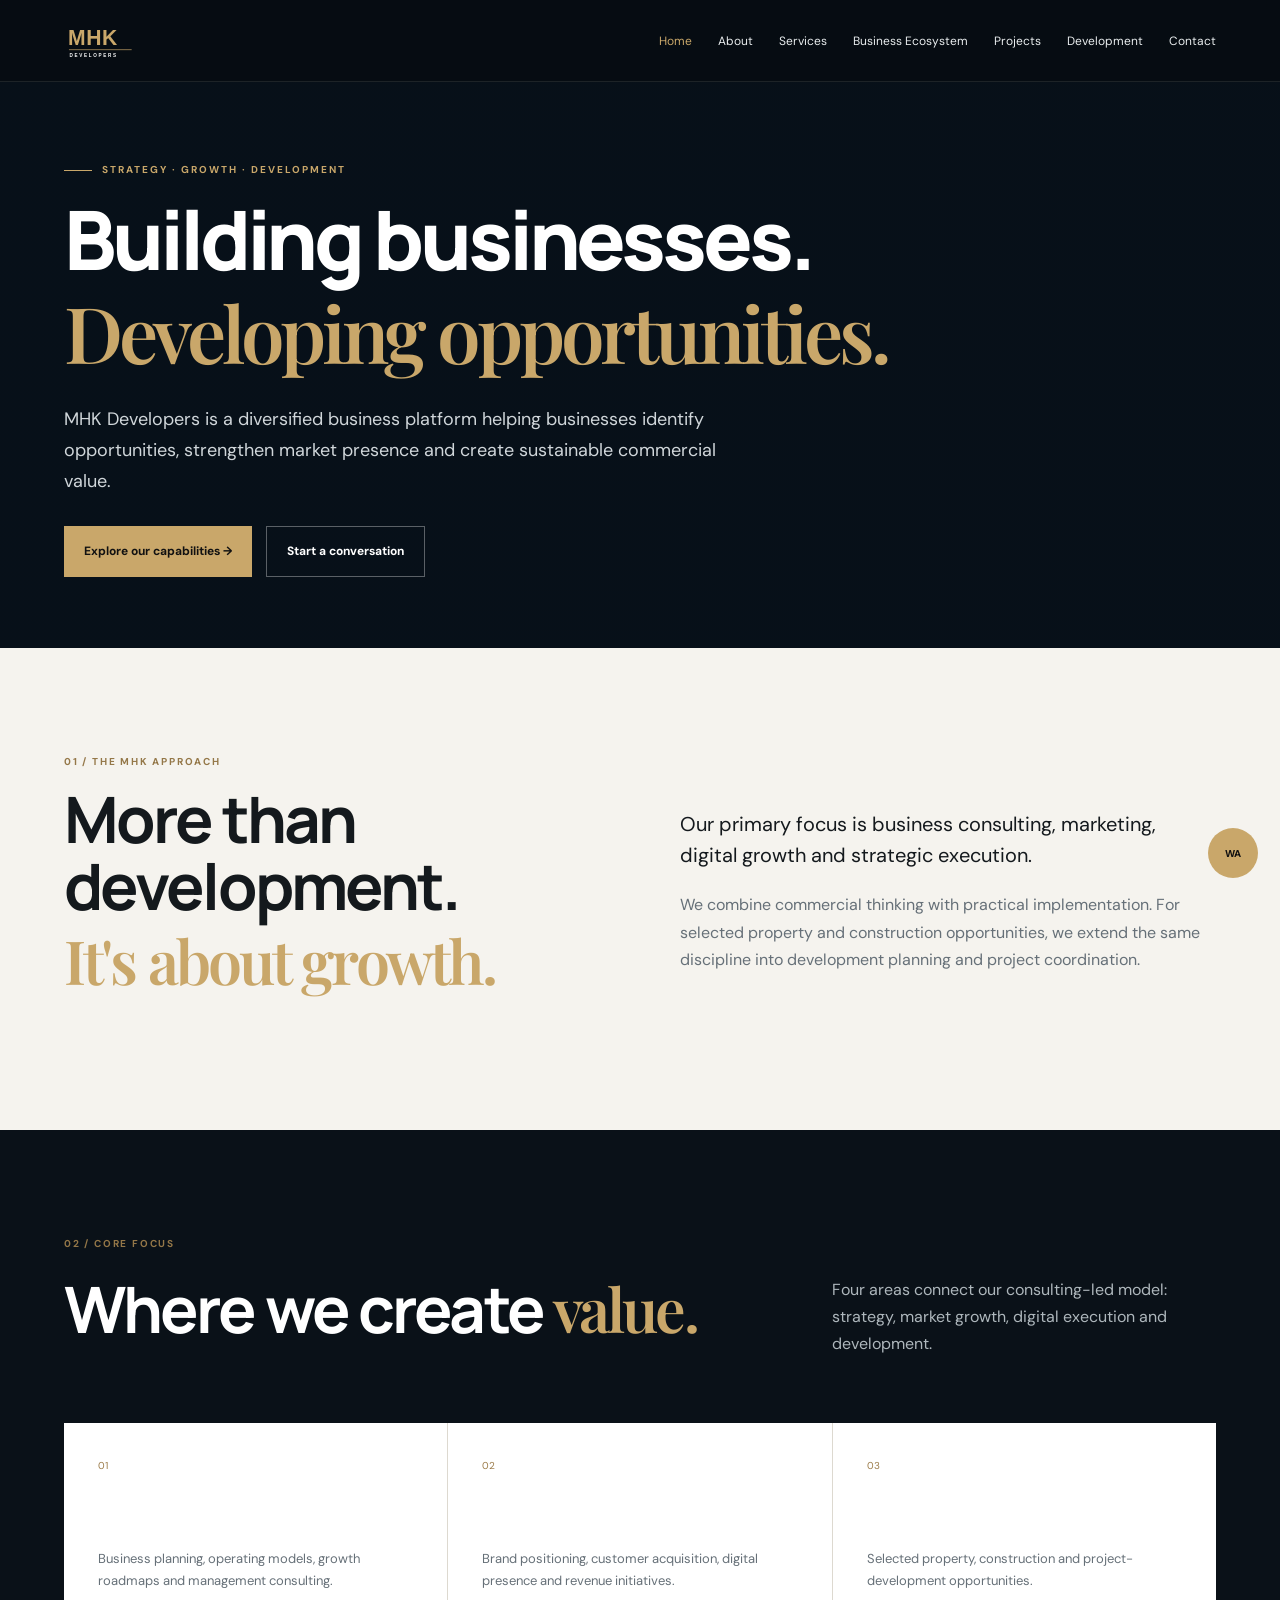
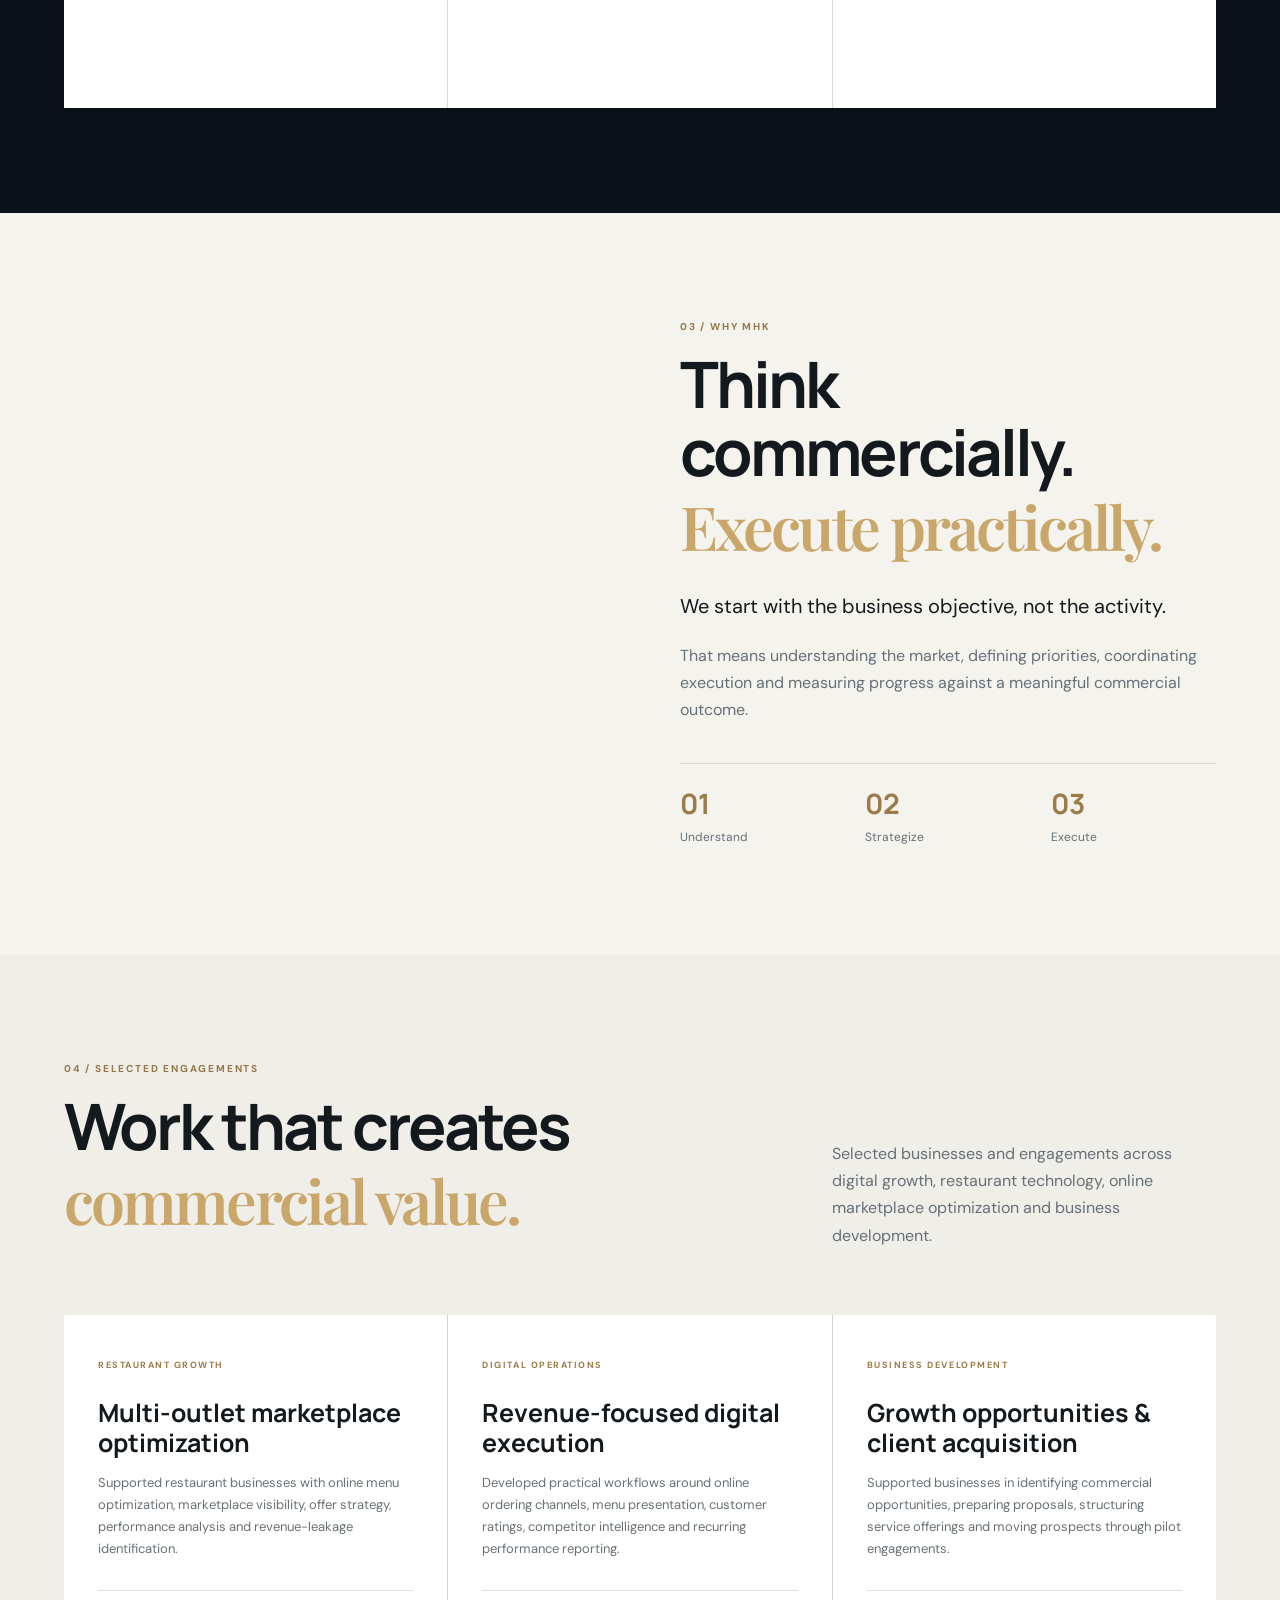
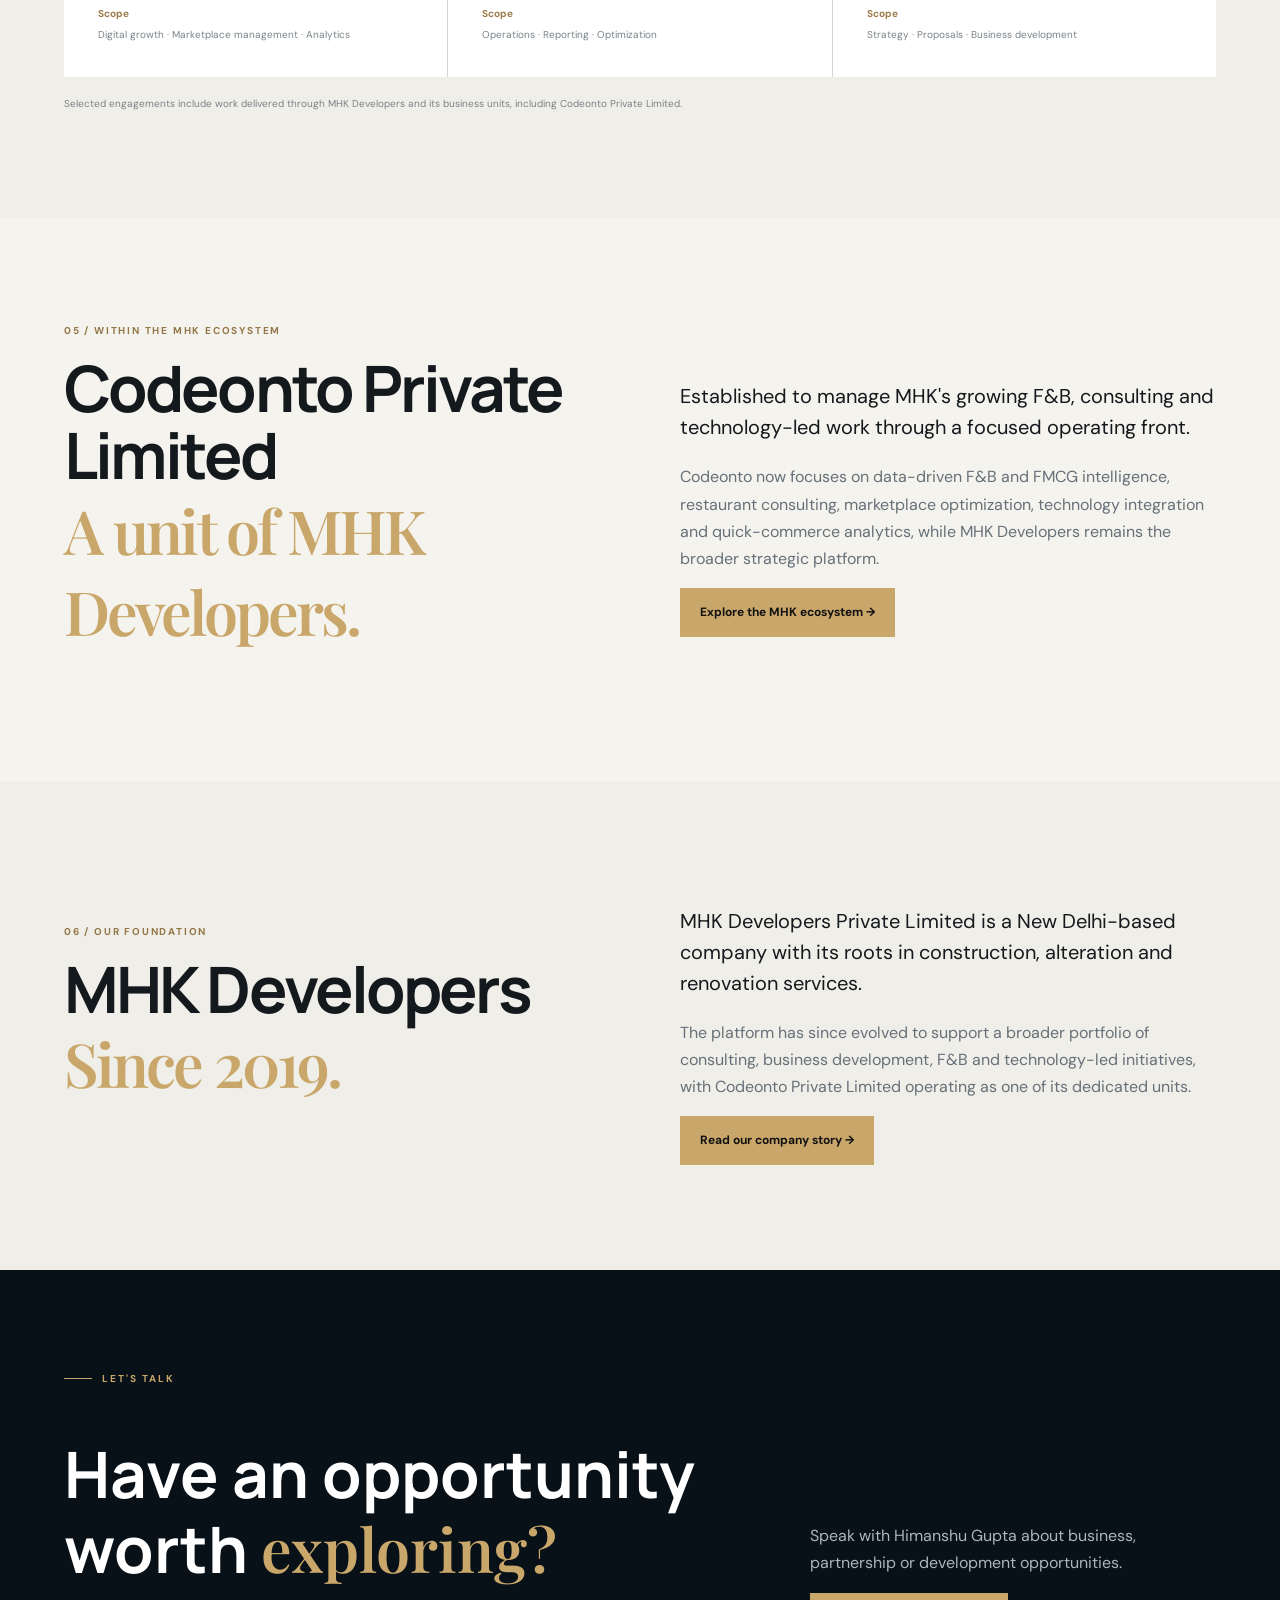
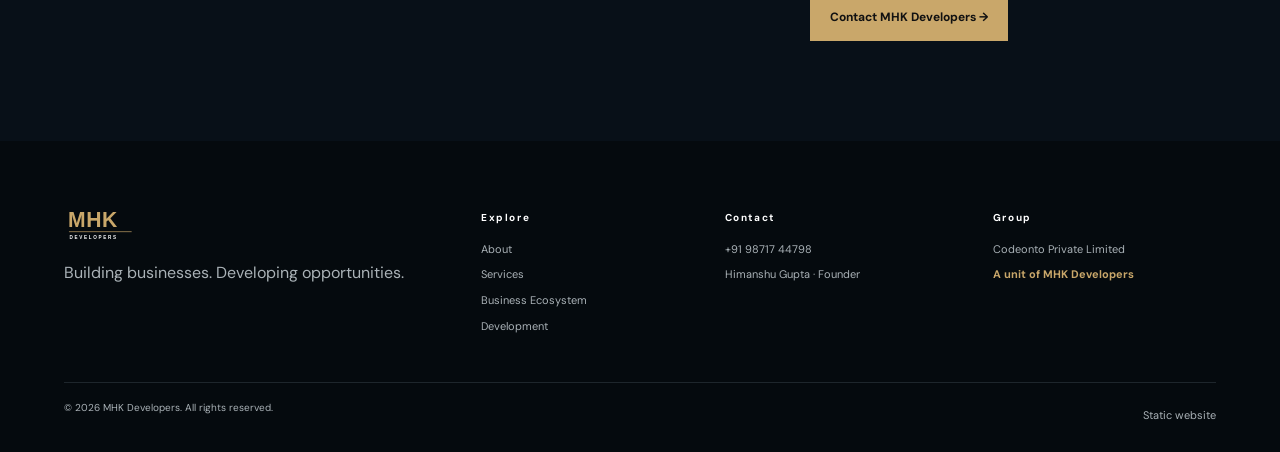
<file: index.html>
<!doctype html><html lang="en"><head><meta charset="utf-8"><meta name="viewport" content="width=device-width,initial-scale=1"><meta name="description" content="MHK Developers — business growth, marketing, consultancy and development."><title>Home | MHK Developers</title><link rel="preconnect" href="https://fonts.googleapis.com"><link rel="preconnect" href="https://fonts.gstatic.com" crossorigin><link href="https://fonts.googleapis.com/css2?family=DM+Sans:wght@400;500;600;700&family=Manrope:wght@500;600;700;800&family=Playfair+Display:ital,wght@0,600;1,600&display=swap" rel="stylesheet"><link rel="icon" type="image/svg+xml" href="favicon.svg"><link rel="stylesheet" href="styles.css"></head><body>
<header class="header"><div class="container nav-wrap"><a class="logo" href="index.html"><img src="logo.svg" alt="MHK Developers"></a><button class="menu">☰</button><nav><a class="active" href="index.html">Home</a><a class="" href="about.html">About</a><a class="" href="services.html">Services</a><a class="" href="ecosystem.html">Business Ecosystem</a><a href="index.html#projects">Projects</a><a class="" href="development.html">Development</a><a class="" href="contact.html">Contact</a></nav></div></header><main><section class="hero"><div class="hero-bg"></div><div class="container hero-content"><div class="eyebrow">STRATEGY · GROWTH · DEVELOPMENT</div><h1>Building businesses.<br><em>Developing opportunities.</em></h1><p>MHK Developers is a diversified business platform helping businesses identify opportunities, strengthen market presence and create sustainable commercial value.</p><div class="actions"><a class="button gold" href="services.html">Explore our capabilities →</a><a class="button light-outline" href="contact.html">Start a conversation</a></div></div></section>
<section class="section"><div class="container split"><div><div class="section-index">01 / THE MHK APPROACH</div><h2>More than development.<br><em>It's about growth.</em></h2></div><div><p class="lead">Our primary focus is business consulting, marketing, digital growth and strategic execution.</p><p class="muted">We combine commercial thinking with practical implementation. For selected property and construction opportunities, we extend the same discipline into development planning and project coordination.</p></div></div></section>
<section class="section dark"><div class="container"><div class="section-head"><div><div class="section-index">02 / CORE FOCUS</div><h2>Where we create <em>value.</em></h2></div><p>Four areas connect our consulting-led model: strategy, market growth, digital execution and development.</p></div><div class="grid3"><article><div class="num">01</div><h3>Business Strategy</h3><p>Business planning, operating models, growth roadmaps and management consulting.</p></article><article><div class="num">02</div><h3>Marketing & Growth</h3><p>Brand positioning, customer acquisition, digital presence and revenue initiatives.</p></article><article><div class="num">03</div><h3>Development</h3><p>Selected property, construction and project-development opportunities.</p></article></div></div></section>
<section class="section"><div class="container split"><div class="image office"></div><div><div class="section-index">03 / WHY MHK</div><h2>Think commercially.<br><em>Execute practically.</em></h2><p class="lead">We start with the business objective, not the activity.</p><p class="muted">That means understanding the market, defining priorities, coordinating execution and measuring progress against a meaningful commercial outcome.</p><div class="stats"><div><strong>01</strong><span>Understand</span></div><div><strong>02</strong><span>Strategize</span></div><div><strong>03</strong><span>Execute</span></div></div></div></div></section>

<section class="section portfolio" id="projects">
  <div class="container">
    <div class="section-head">
      <div><div class="section-index">04 / SELECTED ENGAGEMENTS</div><h2>Work that creates <em>commercial value.</em></h2></div>
      <p>Selected businesses and engagements across digital growth, restaurant technology, online marketplace optimization and business development.</p>
    </div>
     <div class="case-grid">
      <article>
        <span class="case-label">RESTAURANT GROWTH</span>
        <h3>Multi-outlet marketplace optimization</h3>
        <p>Supported restaurant businesses with online menu optimization, marketplace visibility, offer strategy, performance analysis and revenue-leakage identification.</p>
        <div class="case-meta"><b>Scope</b><span>Digital growth · Marketplace management · Analytics</span></div>
      </article>
      <article>
        <span class="case-label">DIGITAL OPERATIONS</span>
        <h3>Revenue-focused digital execution</h3>
        <p>Developed practical workflows around online ordering channels, menu presentation, customer ratings, competitor intelligence and recurring performance reporting.</p>
        <div class="case-meta"><b>Scope</b><span>Operations · Reporting · Optimization</span></div>
      </article>
      <article>
        <span class="case-label">BUSINESS DEVELOPMENT</span>
        <h3>Growth opportunities & client acquisition</h3>
        <p>Supported businesses in identifying commercial opportunities, preparing proposals, structuring service offerings and moving prospects through pilot engagements.</p>
        <div class="case-meta"><b>Scope</b><span>Strategy · Proposals · Business development</span></div>
      </article>
    </div>
    <p class="portfolio-note">Selected engagements include work delivered through MHK Developers and its business units, including Codeonto Private Limited.</p>
  </div>
</section>

<section class="section">
  <div class="container split">
    <div>
      <div class="section-index">05 / WITHIN THE MHK ECOSYSTEM</div>
      <h2>Codeonto Private Limited<br><em>A unit of MHK Developers.</em></h2>
    </div>
    <div>
      <p class="lead">Established to manage MHK's growing F&B, consulting and technology-led work through a focused operating front.</p>
      <p class="muted">Codeonto now focuses on data-driven F&B and FMCG intelligence, restaurant consulting, marketplace optimization, technology integration and quick-commerce analytics, while MHK Developers remains the broader strategic platform.</p>
      <a class="button gold" href="ecosystem.html">Explore the MHK ecosystem →</a>
    </div>
  </div>
</section>

<section class="section company-profile">
  <div class="container split">
    <div>
      <div class="section-index">06 / OUR FOUNDATION</div>
      <h2>MHK Developers<br><em>Since 2019.</em></h2>
    </div>
    <div>
      <p class="lead">MHK Developers Private Limited is a New Delhi-based company with its roots in construction, alteration and renovation services.</p>
      <p class="muted">The platform has since evolved to support a broader portfolio of consulting, business development, F&B and technology-led initiatives, with Codeonto Private Limited operating as one of its dedicated units.</p>
      <a class="button gold" href="about.html">Read our company story →</a>
    </div>
  </div>
</section>
<section class="cta"><div class="container cta-grid"><div><div class="eyebrow">LET'S TALK</div><h2>Have an opportunity<br>worth <em>exploring?</em></h2></div><div><p>Speak with Himanshu Gupta about business, partnership or development opportunities.</p><a class="button gold" href="contact.html">Contact MHK Developers →</a></div></div></section></main>
<a class="wa" href="https://wa.me/919871744798" target="_blank">WA</a>
<footer class="footer"><div class="container footer-grid"><div><a class="logo" href="index.html"><img src="logo.svg" alt="MHK Developers"></a><p>Building businesses. Developing opportunities.</p></div><div><h4>Explore</h4><a href="about.html">About</a><a href="services.html">Services</a><a href="ecosystem.html">Business Ecosystem</a><a href="development.html">Development</a></div><div><h4>Contact</h4><a href="tel:+919871744798">+91 98717 44798</a><span>Himanshu Gupta · Founder</span></div><div><h4>Group</h4><span>Codeonto Private Limited</span><strong>A unit of MHK Developers</strong></div></div><div class="container copyright">© 2026 MHK Developers. All rights reserved.<span>Static website</span></div></footer><script src="script.js"></script></body></html>
</file>
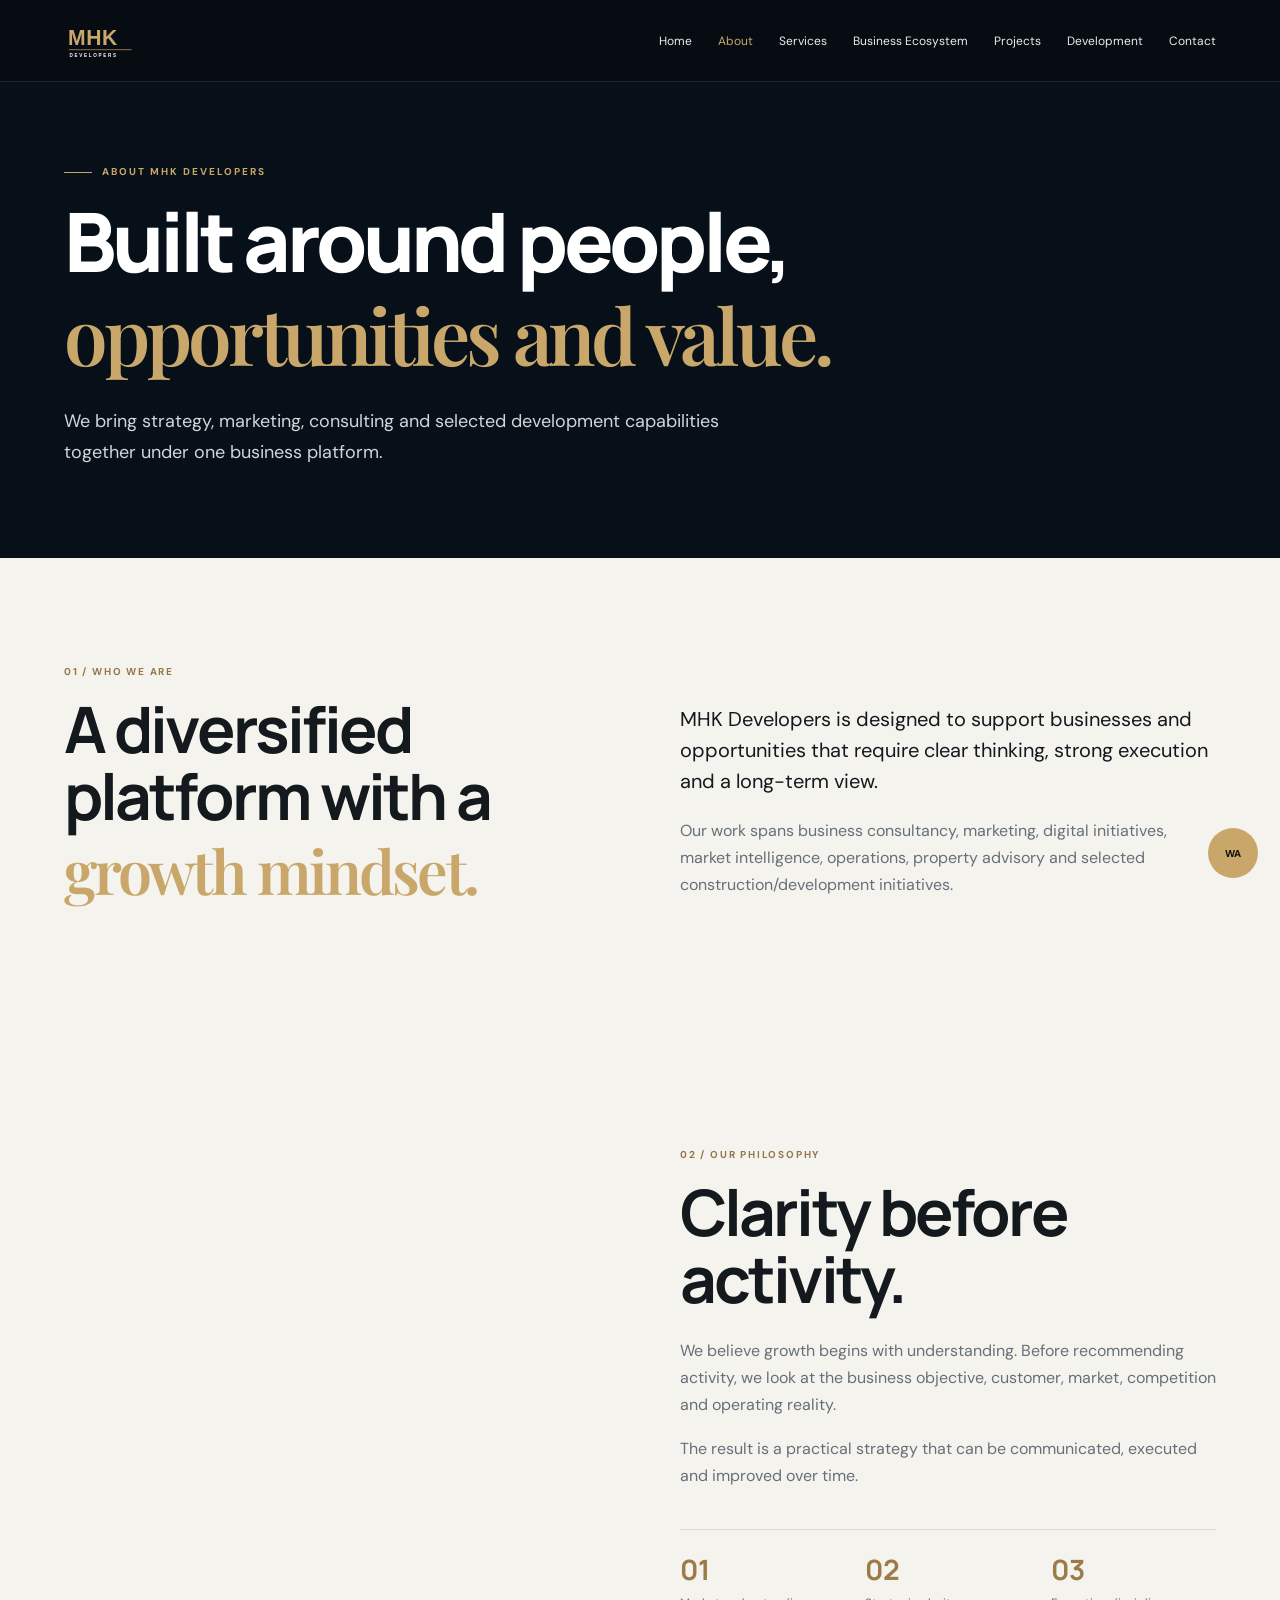
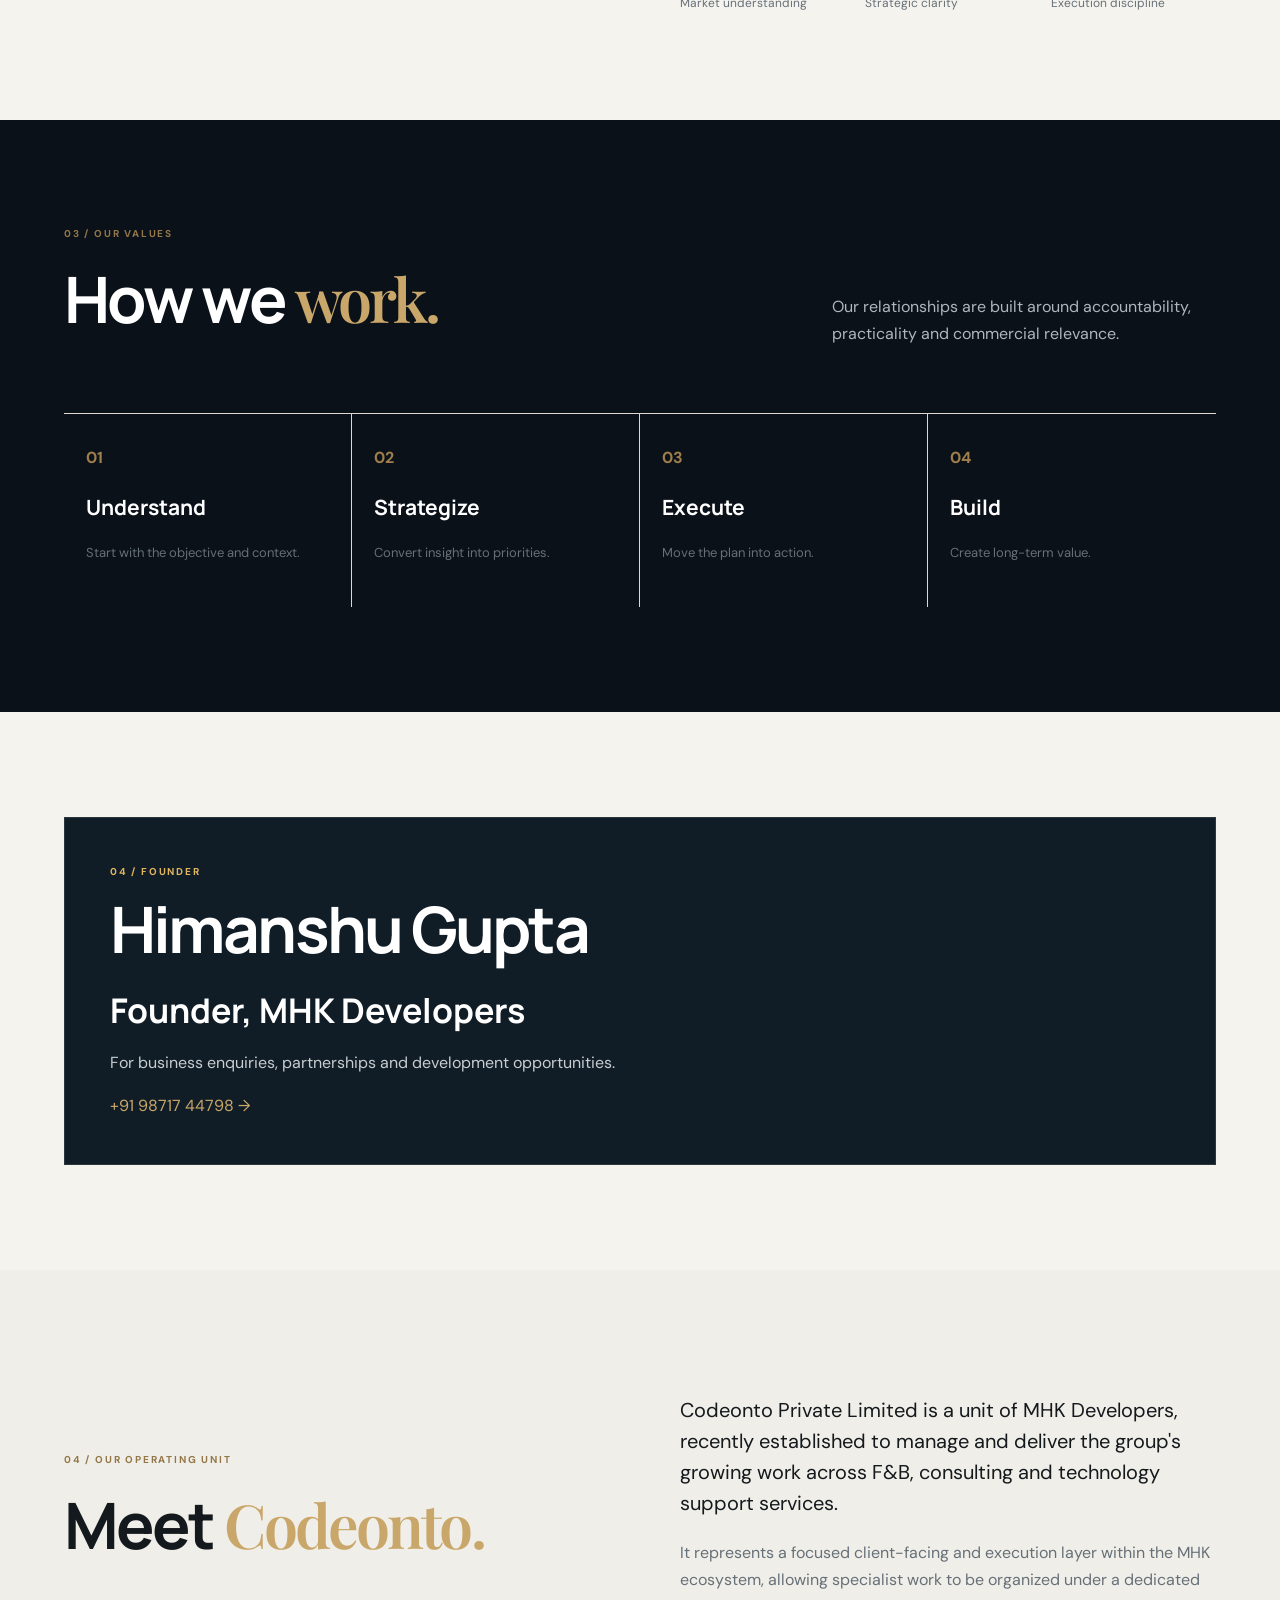
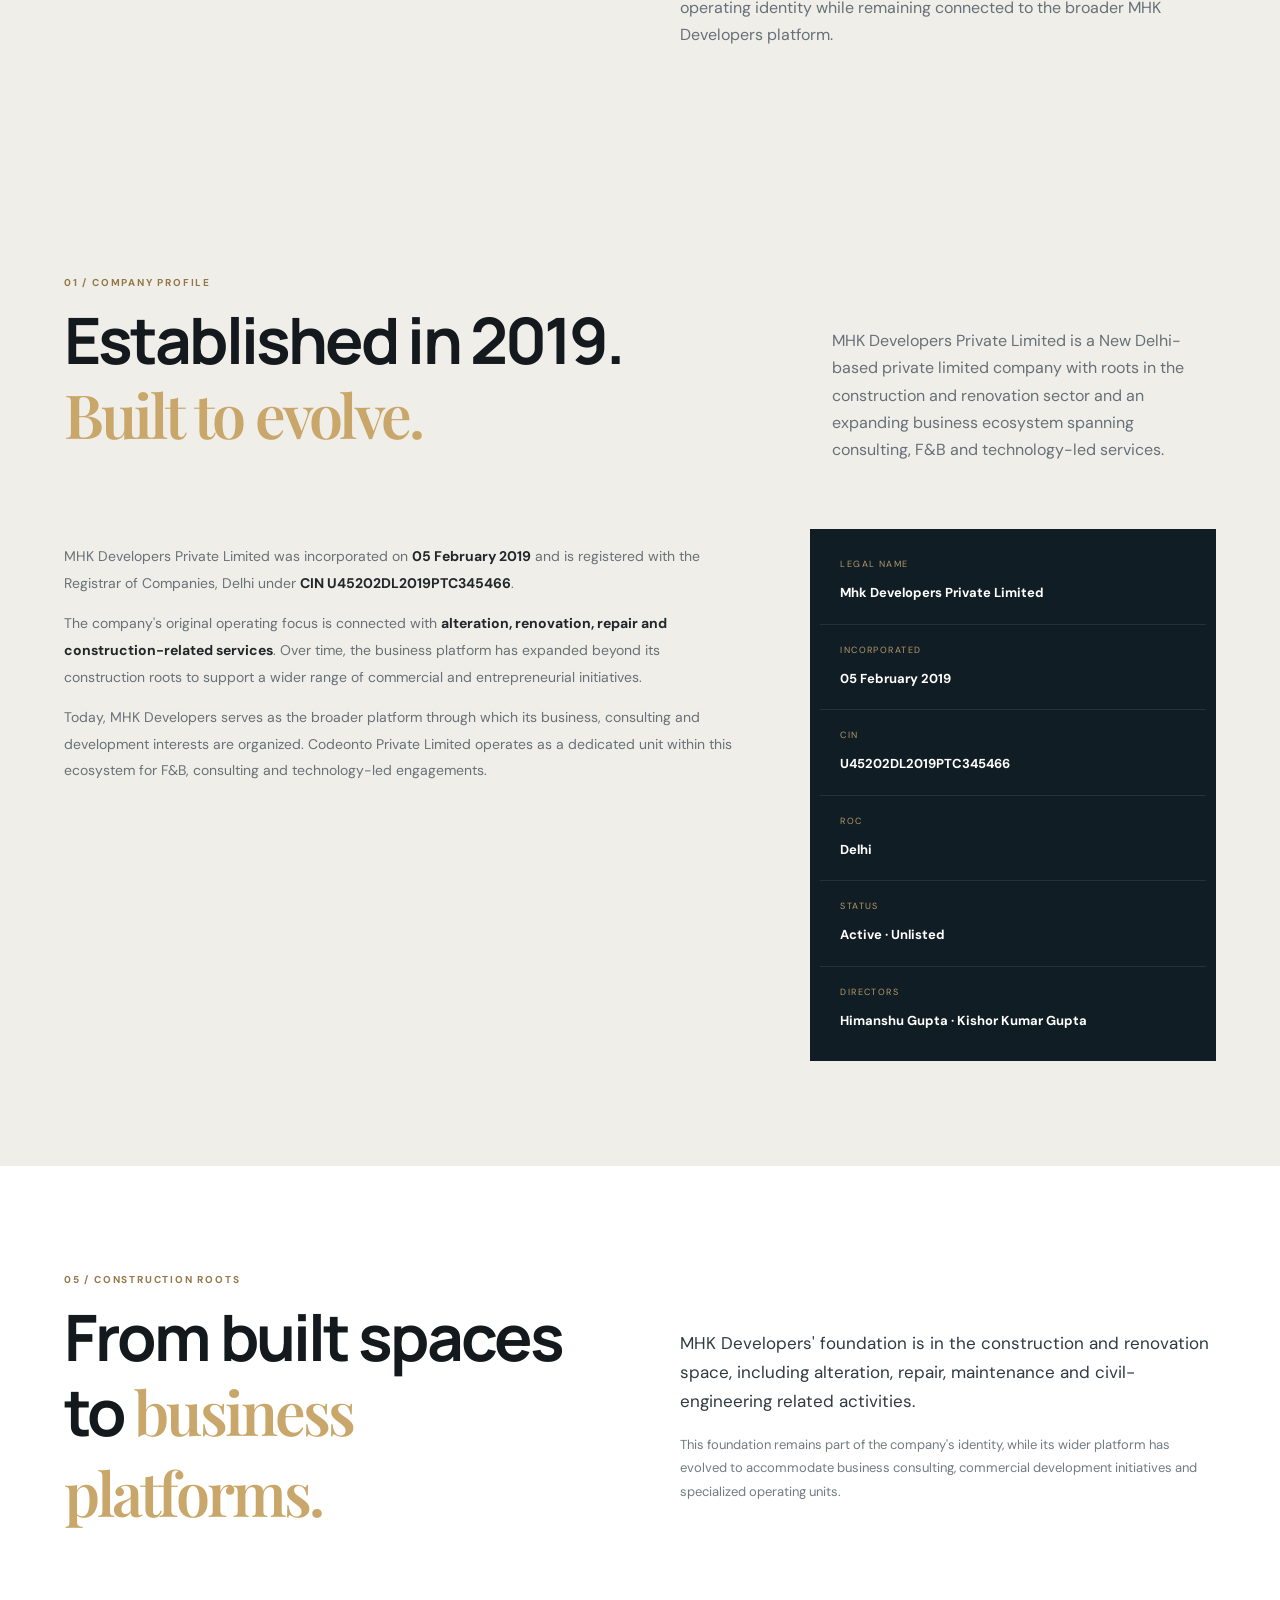
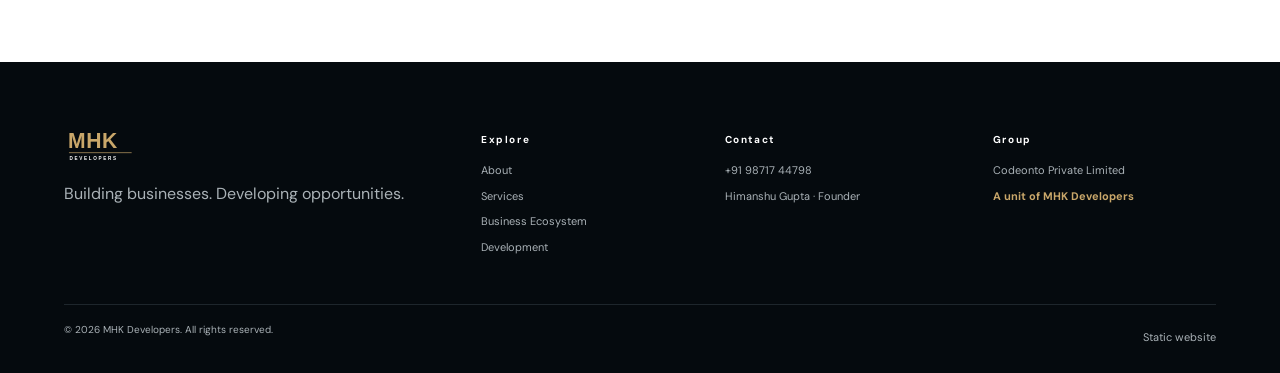
<file: about.html>
<!doctype html><html lang="en"><head><meta charset="utf-8"><meta name="viewport" content="width=device-width,initial-scale=1"><meta name="description" content="MHK Developers — business growth, marketing, consultancy and development."><title>About MHK | MHK Developers</title><link rel="preconnect" href="https://fonts.googleapis.com"><link rel="preconnect" href="https://fonts.gstatic.com" crossorigin><link href="https://fonts.googleapis.com/css2?family=DM+Sans:wght@400;500;600;700&family=Manrope:wght@500;600;700;800&family=Playfair+Display:ital,wght@0,600;1,600&display=swap" rel="stylesheet"><link rel="icon" type="image/svg+xml" href="favicon.svg"><link rel="stylesheet" href="styles.css"></head><body>
<header class="header"><div class="container nav-wrap"><a class="logo" href="index.html"><img src="logo.svg" alt="MHK Developers"></a><button class="menu">☰</button><nav><a class="" href="index.html">Home</a><a class="active" href="about.html">About</a><a class="" href="services.html">Services</a><a class="" href="ecosystem.html">Business Ecosystem</a><a href="index.html#projects">Projects</a><a class="" href="development.html">Development</a><a class="" href="contact.html">Contact</a></nav></div></header><main><section class="hero page-hero"><div class="hero-bg"></div><div class="container hero-content"><div class="eyebrow">ABOUT MHK DEVELOPERS</div><h1>Built around people,<br><em>opportunities and value.</em></h1><p>We bring strategy, marketing, consulting and selected development capabilities together under one business platform.</p></div></section>
<section class="section"><div class="container split"><div><div class="section-index">01 / WHO WE ARE</div><h2>A diversified platform with a <em>growth mindset.</em></h2></div><div><p class="lead">MHK Developers is designed to support businesses and opportunities that require clear thinking, strong execution and a long-term view.</p><p class="muted">Our work spans business consultancy, marketing, digital initiatives, market intelligence, operations, property advisory and selected construction/development initiatives.</p></div></div></section>
<section class="section"><div class="container split"><div class="image office"></div><div><div class="section-index">02 / OUR PHILOSOPHY</div><h2>Clarity before activity.</h2><p class="muted">We believe growth begins with understanding. Before recommending activity, we look at the business objective, customer, market, competition and operating reality.</p><p class="muted">The result is a practical strategy that can be communicated, executed and improved over time.</p><div class="stats"><div><strong>01</strong><span>Market understanding</span></div><div><strong>02</strong><span>Strategic clarity</span></div><div><strong>03</strong><span>Execution discipline</span></div></div></div></div></section>
<section class="section dark"><div class="container"><div class="section-head"><div><div class="section-index">03 / OUR VALUES</div><h2>How we <em>work.</em></h2></div><p>Our relationships are built around accountability, practicality and commercial relevance.</p></div><div class="process"><div><b>01</b><h3>Understand</h3><p>Start with the objective and context.</p></div><div><b>02</b><h3>Strategize</h3><p>Convert insight into priorities.</p></div><div><b>03</b><h3>Execute</h3><p>Move the plan into action.</p></div><div><b>04</b><h3>Build</h3><p>Create long-term value.</p></div></div></div></section>
<section class="section"><div class="container dark-card"><div class="section-index">04 / FOUNDER</div><h2>Himanshu Gupta</h2><h3>Founder, MHK Developers</h3><p>For business enquiries, partnerships and development opportunities.</p><a href="tel:+919871744798">+91 98717 44798 →</a></div></section>
<section class="section codeonto-story">
  <div class="container split">
    <div>
      <div class="section-index">04 / OUR OPERATING UNIT</div>
      <h2>Meet <em>Codeonto.</em></h2>
    </div>
    <div>
      <p class="lead">Codeonto Private Limited is a unit of MHK Developers, recently established to manage and deliver the group's growing work across F&B, consulting and technology support services.</p>
      <p class="muted">It represents a focused client-facing and execution layer within the MHK ecosystem, allowing specialist work to be organized under a dedicated operating identity while remaining connected to the broader MHK Developers platform.</p>
    </div>
  </div>
</section>

<section class="section company-profile">
  <div class="container">
    <div class="section-head">
      <div>
        <div class="section-index">01 / COMPANY PROFILE</div>
        <h2>Established in 2019.<br><em>Built to evolve.</em></h2>
      </div>
      <p>MHK Developers Private Limited is a New Delhi-based private limited company with roots in the construction and renovation sector and an expanding business ecosystem spanning consulting, F&B and technology-led services.</p>
    </div>
    <div class="profile-grid">
      <div class="profile-copy">
        <p>MHK Developers Private Limited was incorporated on <strong>05 February 2019</strong> and is registered with the Registrar of Companies, Delhi under <strong>CIN U45202DL2019PTC345466</strong>.</p>
        <p>The company's original operating focus is connected with <strong>alteration, renovation, repair and construction-related services</strong>. Over time, the business platform has expanded beyond its construction roots to support a wider range of commercial and entrepreneurial initiatives.</p>
        <p>Today, MHK Developers serves as the broader platform through which its business, consulting and development interests are organized. Codeonto Private Limited operates as a dedicated unit within this ecosystem for F&B, consulting and technology-led engagements.</p>
      </div>
      <div class="facts-card">
        <div><span>Legal Name</span><strong>Mhk Developers Private Limited</strong></div>
        <div><span>Incorporated</span><strong>05 February 2019</strong></div>
        <div><span>CIN</span><strong>U45202DL2019PTC345466</strong></div>
        <div><span>ROC</span><strong>Delhi</strong></div>
        <div><span>Status</span><strong>Active · Unlisted</strong></div>
        <div><span>Directors</span><strong>Himanshu Gupta · Kishor Kumar Gupta</strong></div>
      </div>
    </div>
  </div>
</section>

<section class="section construction-profile">
  <div class="container split">
    <div>
      <div class="section-index">05 / CONSTRUCTION ROOTS</div>
      <h2>From built spaces to <em>business platforms.</em></h2>
    </div>
    <div>
      <p class="lead">MHK Developers' foundation is in the construction and renovation space, including alteration, repair, maintenance and civil-engineering related activities.</p>
      <p class="muted">This foundation remains part of the company's identity, while its wider platform has evolved to accommodate business consulting, commercial development initiatives and specialized operating units.</p>
    </div>
  </div>
</section>
</main>
<a class="wa" href="https://wa.me/919871744798" target="_blank">WA</a>
<footer class="footer"><div class="container footer-grid"><div><a class="logo" href="index.html"><img src="logo.svg" alt="MHK Developers"></a><p>Building businesses. Developing opportunities.</p></div><div><h4>Explore</h4><a href="about.html">About</a><a href="services.html">Services</a><a href="ecosystem.html">Business Ecosystem</a><a href="development.html">Development</a></div><div><h4>Contact</h4><a href="tel:+919871744798">+91 98717 44798</a><span>Himanshu Gupta · Founder</span></div><div><h4>Group</h4><span>Codeonto Private Limited</span><strong>A unit of MHK Developers</strong></div></div><div class="container copyright">© 2026 MHK Developers. All rights reserved.<span>Static website</span></div></footer><script src="script.js"></script></body></html>
</file>
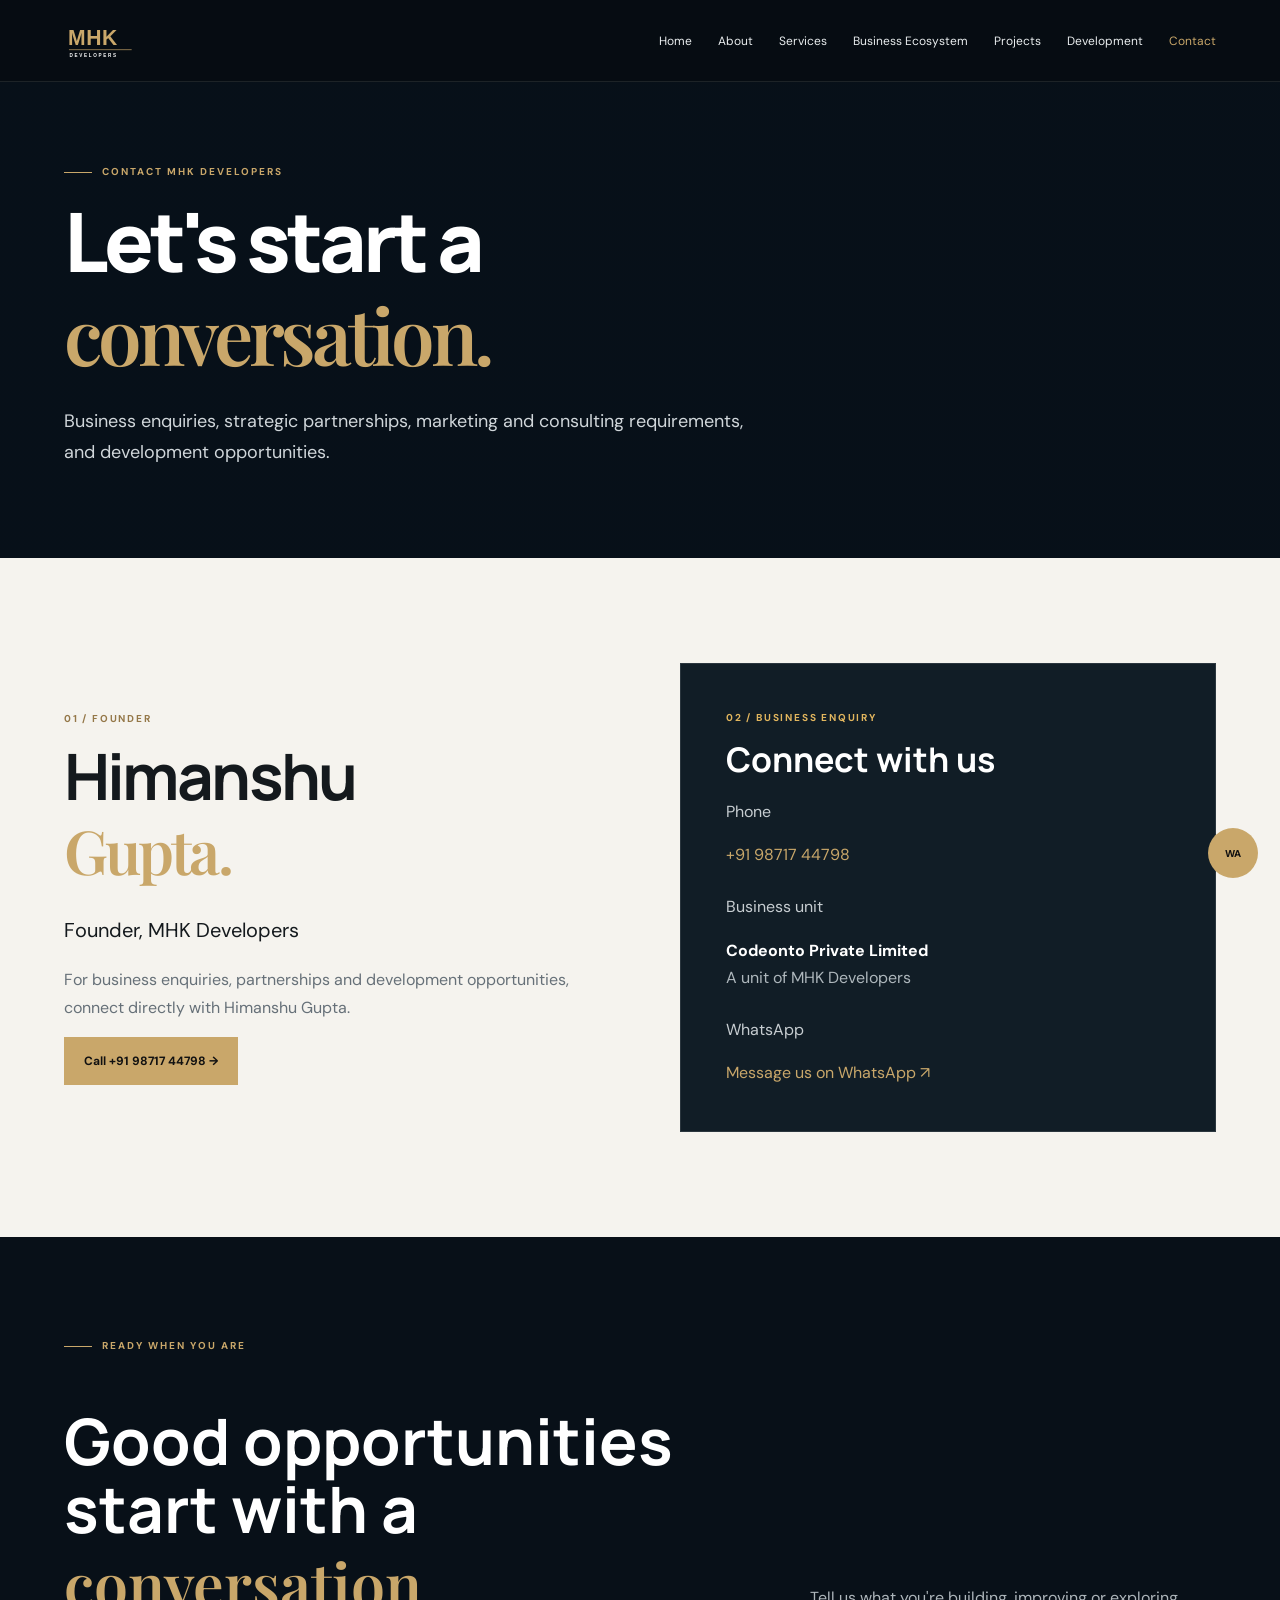
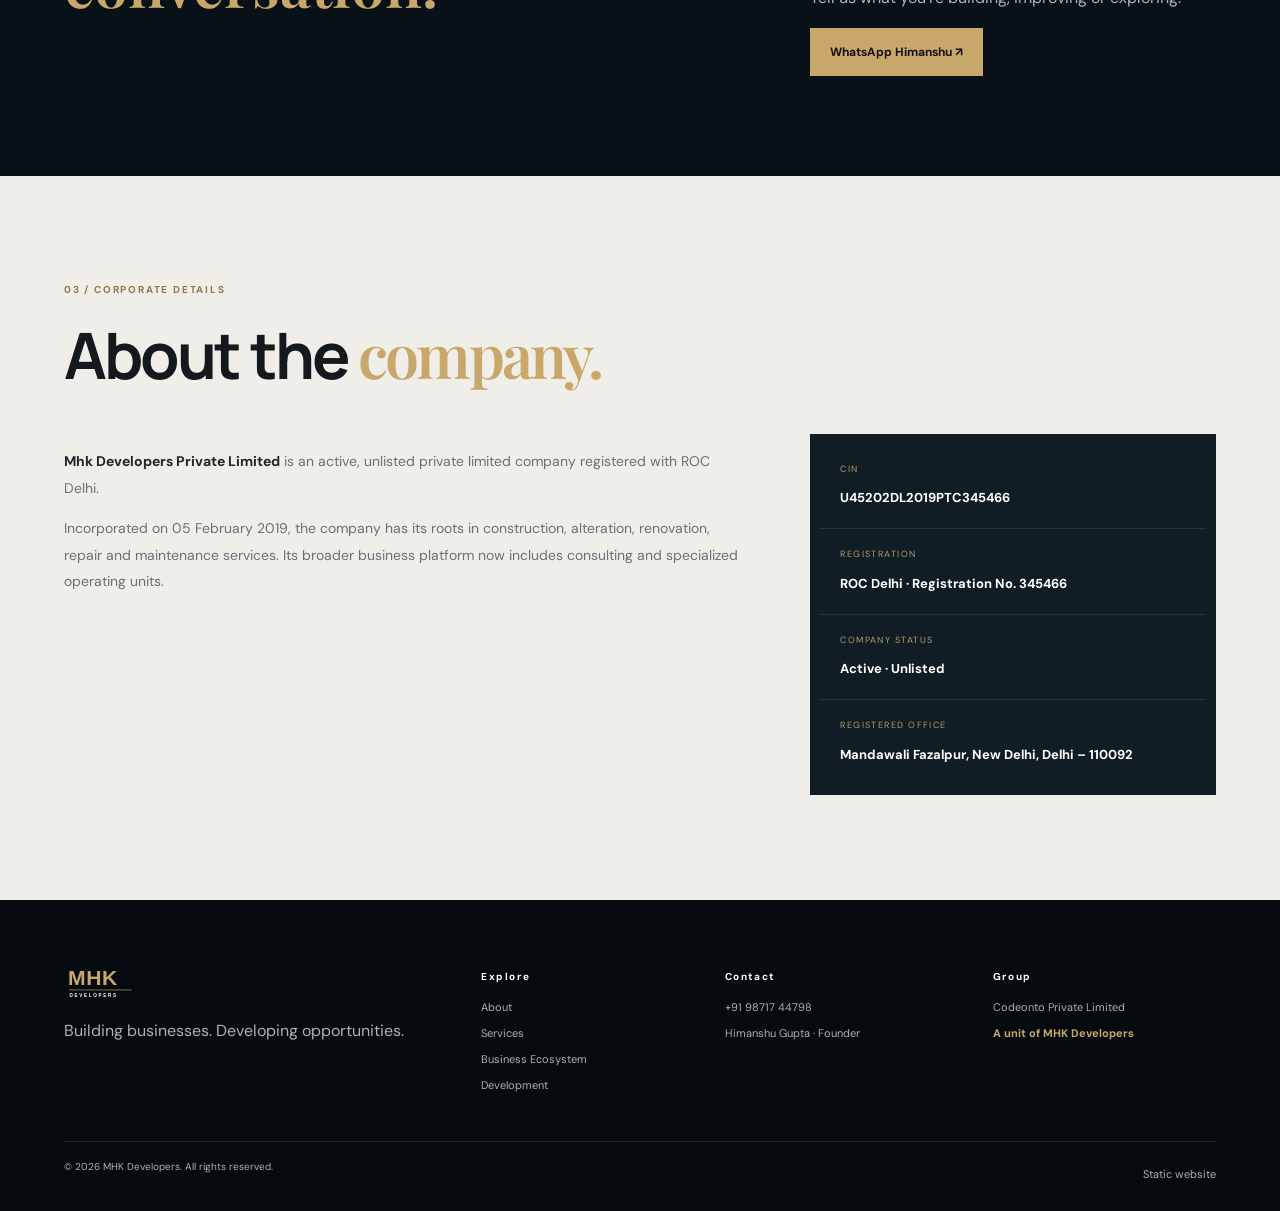
<file: contact.html>
<!doctype html><html lang="en"><head><meta charset="utf-8"><meta name="viewport" content="width=device-width,initial-scale=1"><meta name="description" content="MHK Developers — business growth, marketing, consultancy and development."><title>Contact | MHK Developers</title><link rel="preconnect" href="https://fonts.googleapis.com"><link rel="preconnect" href="https://fonts.gstatic.com" crossorigin><link href="https://fonts.googleapis.com/css2?family=DM+Sans:wght@400;500;600;700&family=Manrope:wght@500;600;700;800&family=Playfair+Display:ital,wght@0,600;1,600&display=swap" rel="stylesheet"><link rel="icon" type="image/svg+xml" href="favicon.svg"><link rel="stylesheet" href="styles.css"></head><body>
<header class="header"><div class="container nav-wrap"><a class="logo" href="index.html"><img src="logo.svg" alt="MHK Developers"></a><button class="menu">☰</button><nav><a class="" href="index.html">Home</a><a class="" href="about.html">About</a><a class="" href="services.html">Services</a><a class="" href="ecosystem.html">Business Ecosystem</a><a href="index.html#projects">Projects</a><a class="" href="development.html">Development</a><a class="active" href="contact.html">Contact</a></nav></div></header><main><section class="hero page-hero"><div class="hero-bg"></div><div class="container hero-content"><div class="eyebrow">CONTACT MHK DEVELOPERS</div><h1>Let's start a<br><em>conversation.</em></h1><p>Business enquiries, strategic partnerships, marketing and consulting requirements, and development opportunities.</p></div></section>
<section class="section"><div class="container split"><div><div class="section-index">01 / FOUNDER</div><h2>Himanshu<br><em>Gupta.</em></h2><p class="lead">Founder, MHK Developers</p><p class="muted">For business enquiries, partnerships and development opportunities, connect directly with Himanshu Gupta.</p><a class="button gold" href="tel:+919871744798">Call +91 98717 44798 →</a></div><div class="dark-card"><div class="section-index">02 / BUSINESS ENQUIRY</div><h3>Connect with us</h3><p>Phone</p><a href="tel:+919871744798">+91 98717 44798</a><p style="margin-top:25px">Business unit</p><strong>Codeonto Private Limited</strong><span style="display:block;color:#aeb7bc">A unit of MHK Developers</span><p style="margin-top:25px">WhatsApp</p><a href="https://wa.me/919871744798" target="_blank">Message us on WhatsApp ↗</a></div></div></section>
<section class="cta"><div class="container cta-grid"><div><div class="eyebrow">READY WHEN YOU ARE</div><h2>Good opportunities<br>start with a <em>conversation.</em></h2></div><div><p>Tell us what you're building, improving or exploring.</p><a class="button gold" href="https://wa.me/919871744798" target="_blank">WhatsApp Himanshu ↗</a></div></div></section>
<section class="section company-profile">
  <div class="container">
    <div class="section-index">03 / CORPORATE DETAILS</div>
    <h2>About the <em>company.</em></h2>
    <div class="profile-grid" style="margin-top:40px">
      <div class="profile-copy">
        <p><strong>Mhk Developers Private Limited</strong> is an active, unlisted private limited company registered with ROC Delhi.</p>
        <p>Incorporated on 05 February 2019, the company has its roots in construction, alteration, renovation, repair and maintenance services. Its broader business platform now includes consulting and specialized operating units.</p>
      </div>
      <div class="facts-card">
        <div><span>CIN</span><strong>U45202DL2019PTC345466</strong></div>
        <div><span>Registration</span><strong>ROC Delhi · Registration No. 345466</strong></div>
        <div><span>Company Status</span><strong>Active · Unlisted</strong></div>
        <div><span>Registered Office</span><strong>Mandawali Fazalpur, New Delhi, Delhi – 110092</strong></div>
      </div>
    </div>
  </div>
</section>
</main>
<a class="wa" href="https://wa.me/919871744798" target="_blank">WA</a>
<footer class="footer"><div class="container footer-grid"><div><a class="logo" href="index.html"><img src="logo.svg" alt="MHK Developers"></a><p>Building businesses. Developing opportunities.</p></div><div><h4>Explore</h4><a href="about.html">About</a><a href="services.html">Services</a><a href="ecosystem.html">Business Ecosystem</a><a href="development.html">Development</a></div><div><h4>Contact</h4><a href="tel:+919871744798">+91 98717 44798</a><span>Himanshu Gupta · Founder</span></div><div><h4>Group</h4><span>Codeonto Private Limited</span><strong>A unit of MHK Developers</strong></div></div><div class="container copyright">© 2026 MHK Developers. All rights reserved.<span>Static website</span></div></footer><script src="script.js"></script></body></html>
</file>
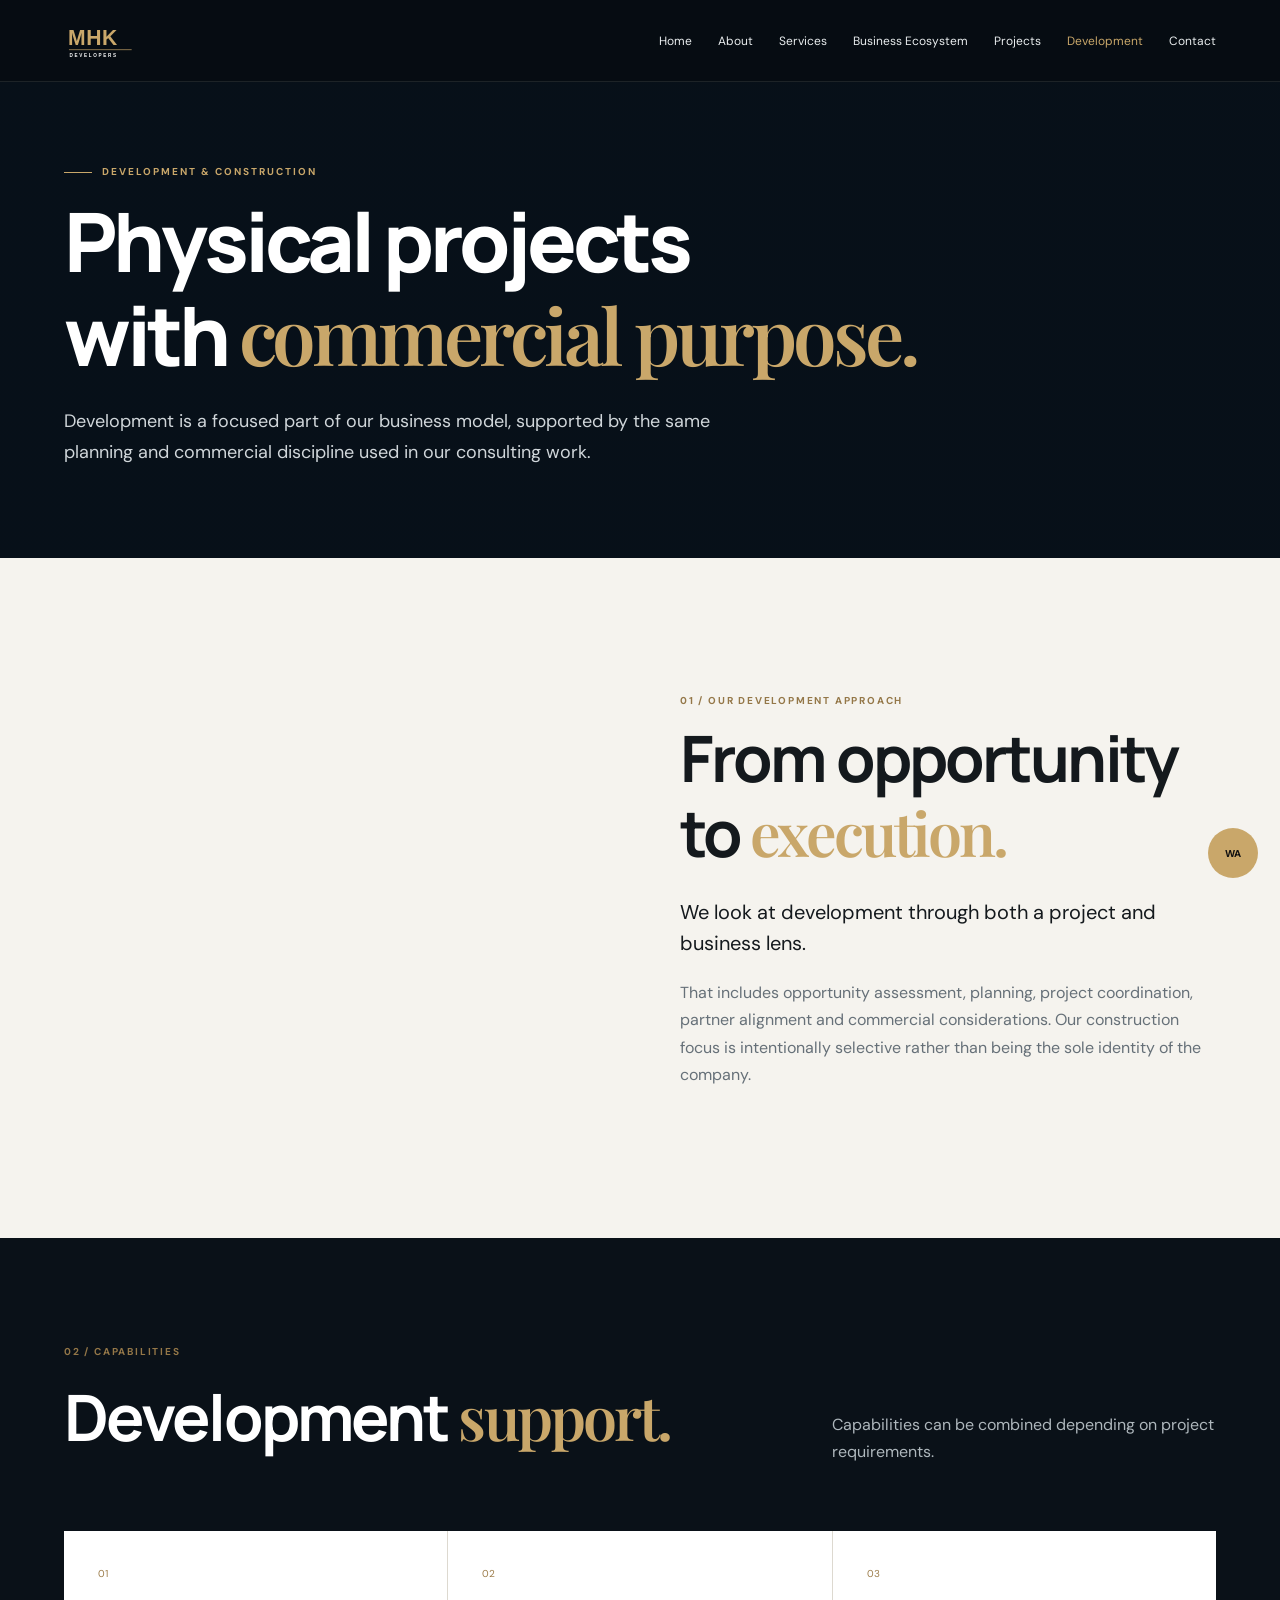
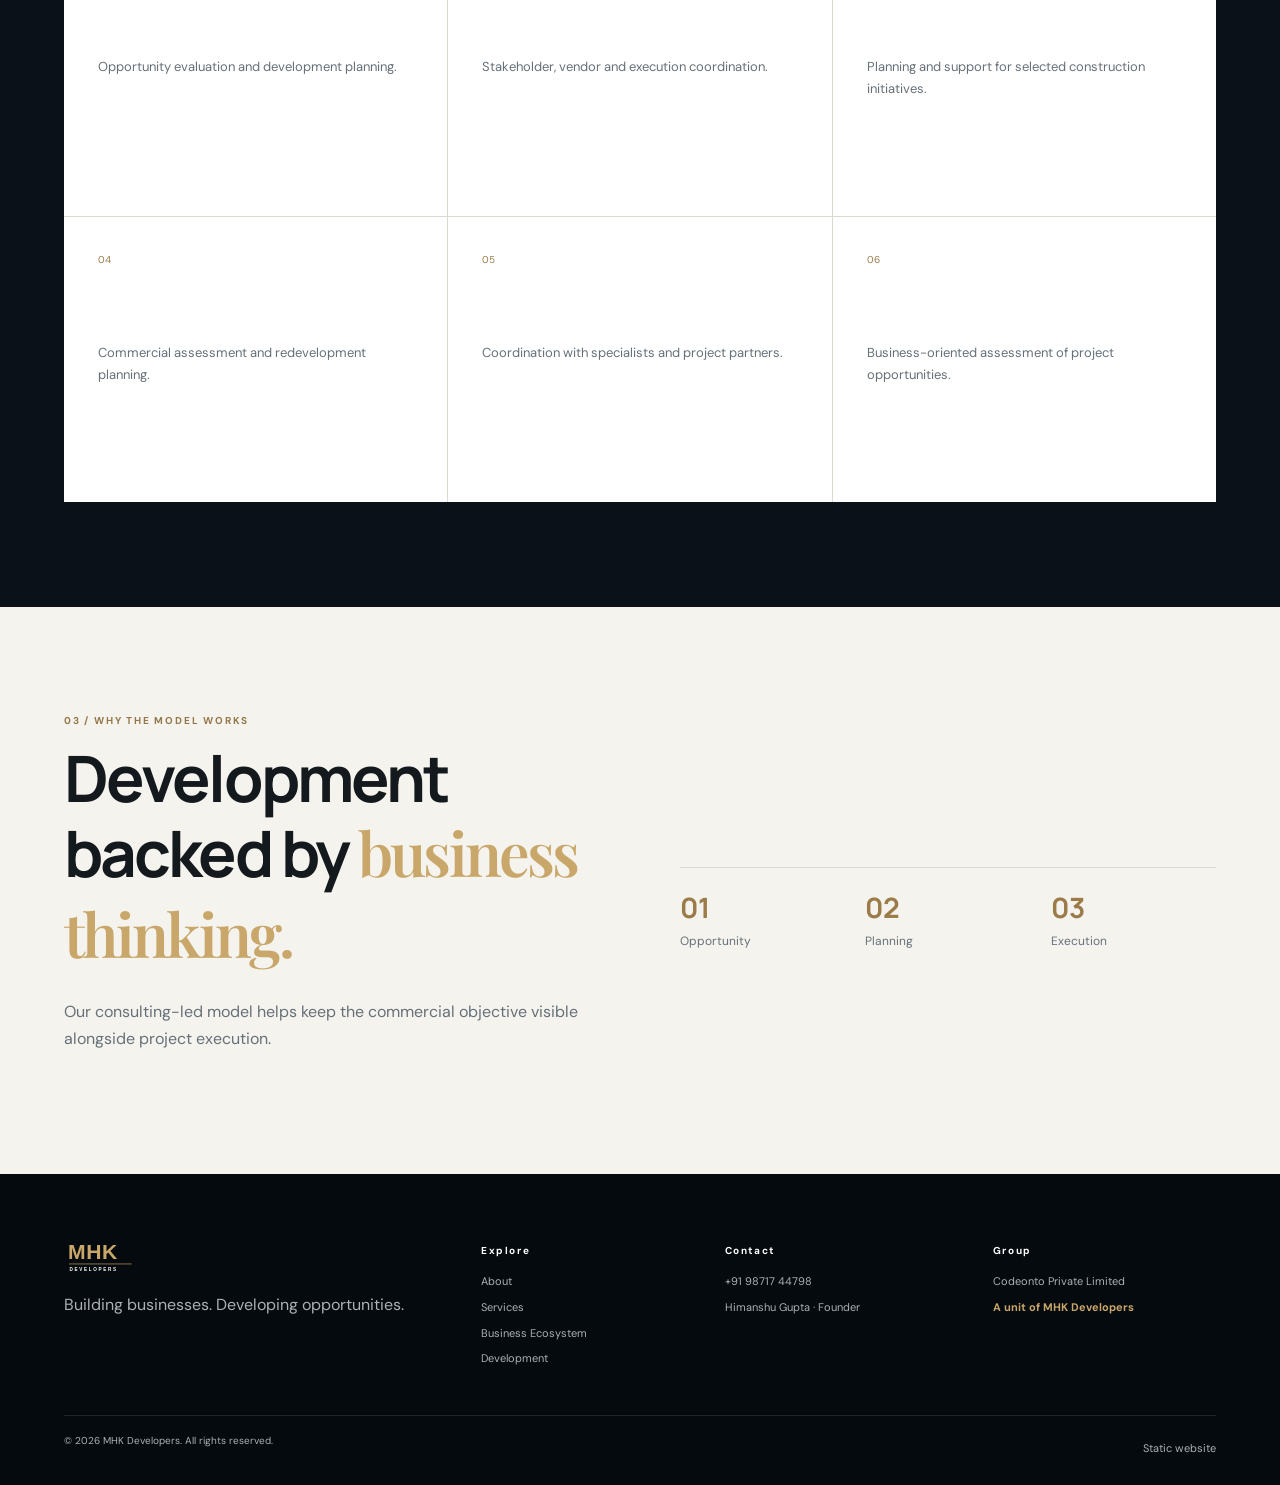
<file: development.html>
<!doctype html><html lang="en"><head><meta charset="utf-8"><meta name="viewport" content="width=device-width,initial-scale=1"><meta name="description" content="MHK Developers — business growth, marketing, consultancy and development."><title>Development | MHK Developers</title><link rel="preconnect" href="https://fonts.googleapis.com"><link rel="preconnect" href="https://fonts.gstatic.com" crossorigin><link href="https://fonts.googleapis.com/css2?family=DM+Sans:wght@400;500;600;700&family=Manrope:wght@500;600;700;800&family=Playfair+Display:ital,wght@0,600;1,600&display=swap" rel="stylesheet"><link rel="icon" type="image/svg+xml" href="favicon.svg"><link rel="stylesheet" href="styles.css"></head><body>
<header class="header"><div class="container nav-wrap"><a class="logo" href="index.html"><img src="logo.svg" alt="MHK Developers"></a><button class="menu">☰</button><nav><a class="" href="index.html">Home</a><a class="" href="about.html">About</a><a class="" href="services.html">Services</a><a class="" href="ecosystem.html">Business Ecosystem</a><a href="index.html#projects">Projects</a><a class="active" href="development.html">Development</a><a class="" href="contact.html">Contact</a></nav></div></header><main><section class="hero page-hero"><div class="hero-bg"></div><div class="container hero-content"><div class="eyebrow">DEVELOPMENT & CONSTRUCTION</div><h1>Physical projects<br>with <em>commercial purpose.</em></h1><p>Development is a focused part of our business model, supported by the same planning and commercial discipline used in our consulting work.</p></div></section>
<section class="section"><div class="container split"><div class="image building"></div><div><div class="section-index">01 / OUR DEVELOPMENT APPROACH</div><h2>From opportunity<br>to <em>execution.</em></h2><p class="lead">We look at development through both a project and business lens.</p><p class="muted">That includes opportunity assessment, planning, project coordination, partner alignment and commercial considerations. Our construction focus is intentionally selective rather than being the sole identity of the company.</p></div></div></section>
<section class="section dark"><div class="container"><div class="section-head"><div><div class="section-index">02 / CAPABILITIES</div><h2>Development <em>support.</em></h2></div><p>Capabilities can be combined depending on project requirements.</p></div><div class="grid3"><article><div class="num">01</div><h3>Property Development</h3><p>Opportunity evaluation and development planning.</p></article><article><div class="num">02</div><h3>Project Coordination</h3><p>Stakeholder, vendor and execution coordination.</p></article><article><div class="num">03</div><h3>Construction Support</h3><p>Planning and support for selected construction initiatives.</p></article><article><div class="num">04</div><h3>Redevelopment</h3><p>Commercial assessment and redevelopment planning.</p></article><article><div class="num">05</div><h3>Partner Alignment</h3><p>Coordination with specialists and project partners.</p></article><article><div class="num">06</div><h3>Commercial Review</h3><p>Business-oriented assessment of project opportunities.</p></article></div></div></section>
<section class="section"><div class="container split"><div><div class="section-index">03 / WHY THE MODEL WORKS</div><h2>Development backed by <em>business thinking.</em></h2><p class="muted">Our consulting-led model helps keep the commercial objective visible alongside project execution.</p></div><div class="stats"><div><strong>01</strong><span>Opportunity</span></div><div><strong>02</strong><span>Planning</span></div><div><strong>03</strong><span>Execution</span></div></div></div></section></main>
<a class="wa" href="https://wa.me/919871744798" target="_blank">WA</a>
<footer class="footer"><div class="container footer-grid"><div><a class="logo" href="index.html"><img src="logo.svg" alt="MHK Developers"></a><p>Building businesses. Developing opportunities.</p></div><div><h4>Explore</h4><a href="about.html">About</a><a href="services.html">Services</a><a href="ecosystem.html">Business Ecosystem</a><a href="development.html">Development</a></div><div><h4>Contact</h4><a href="tel:+919871744798">+91 98717 44798</a><span>Himanshu Gupta · Founder</span></div><div><h4>Group</h4><span>Codeonto Private Limited</span><strong>A unit of MHK Developers</strong></div></div><div class="container copyright">© 2026 MHK Developers. All rights reserved.<span>Static website</span></div></footer><script src="script.js"></script></body></html>
</file>
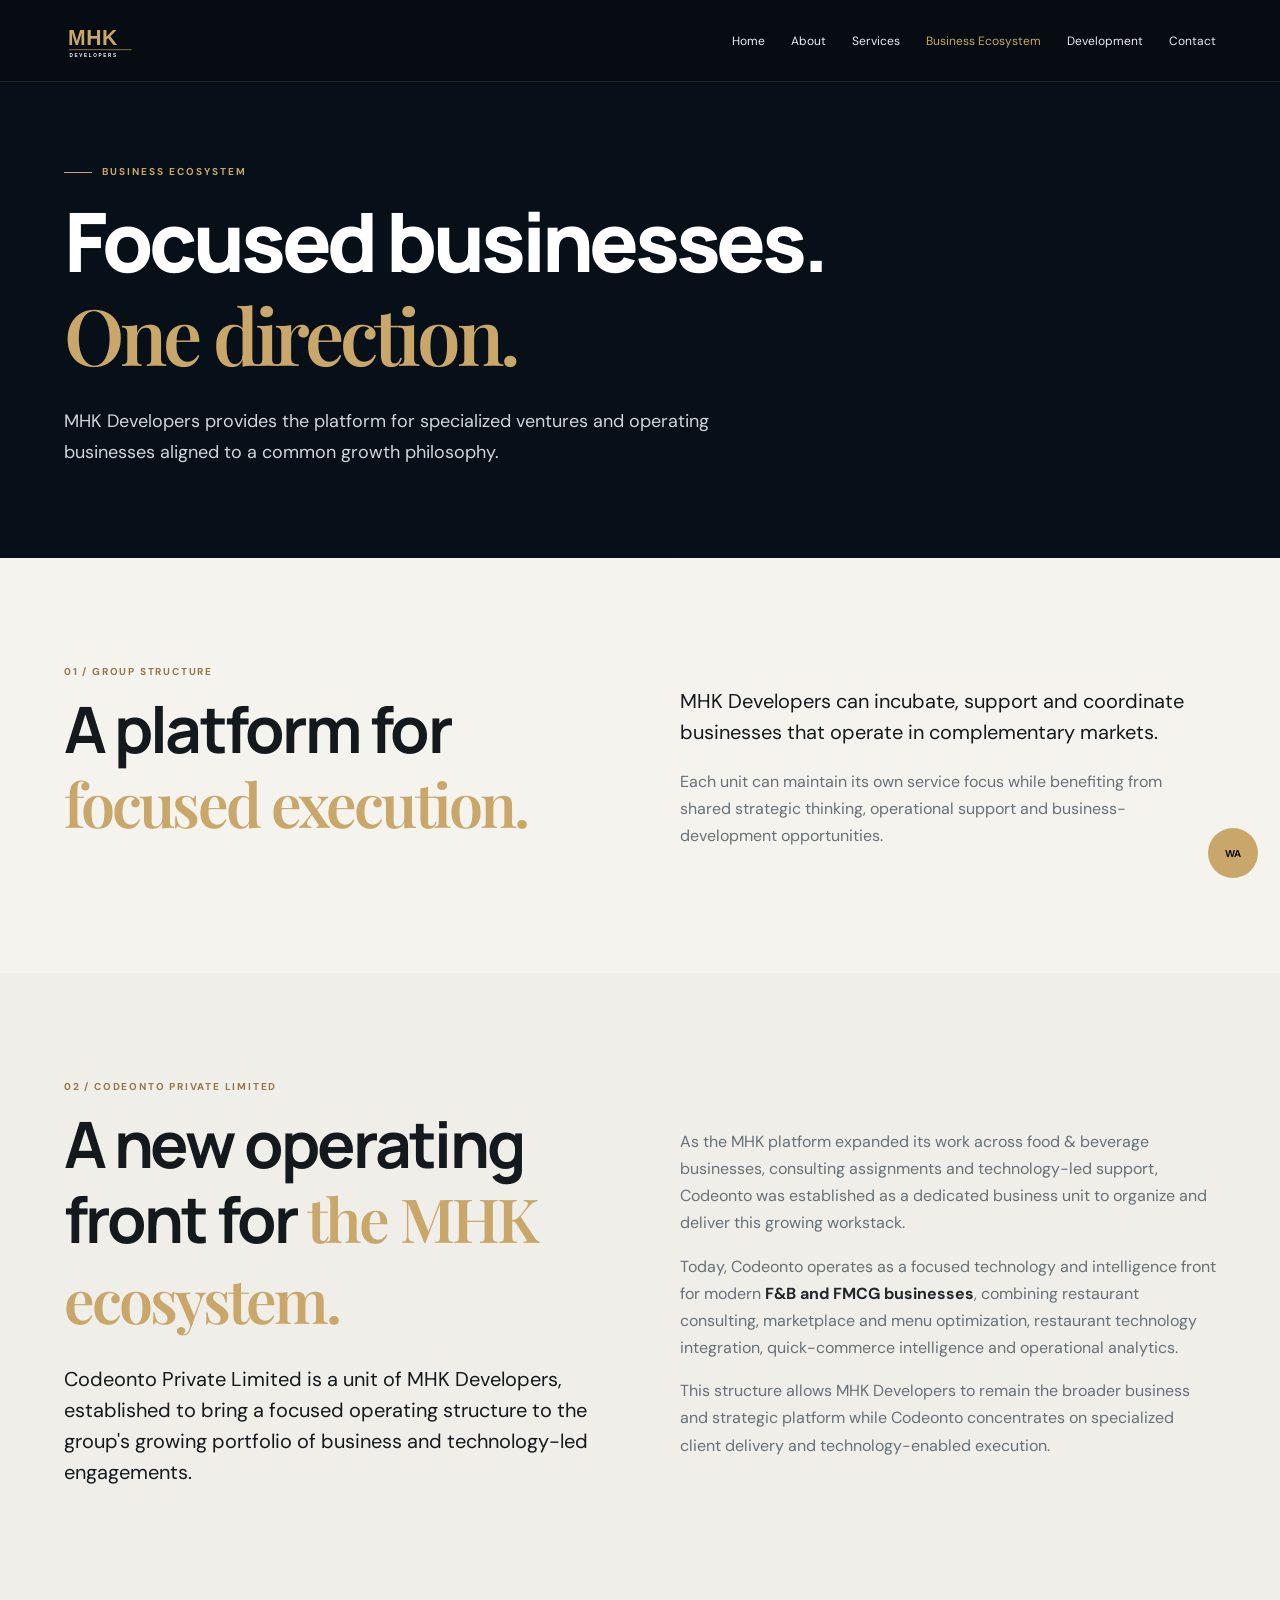
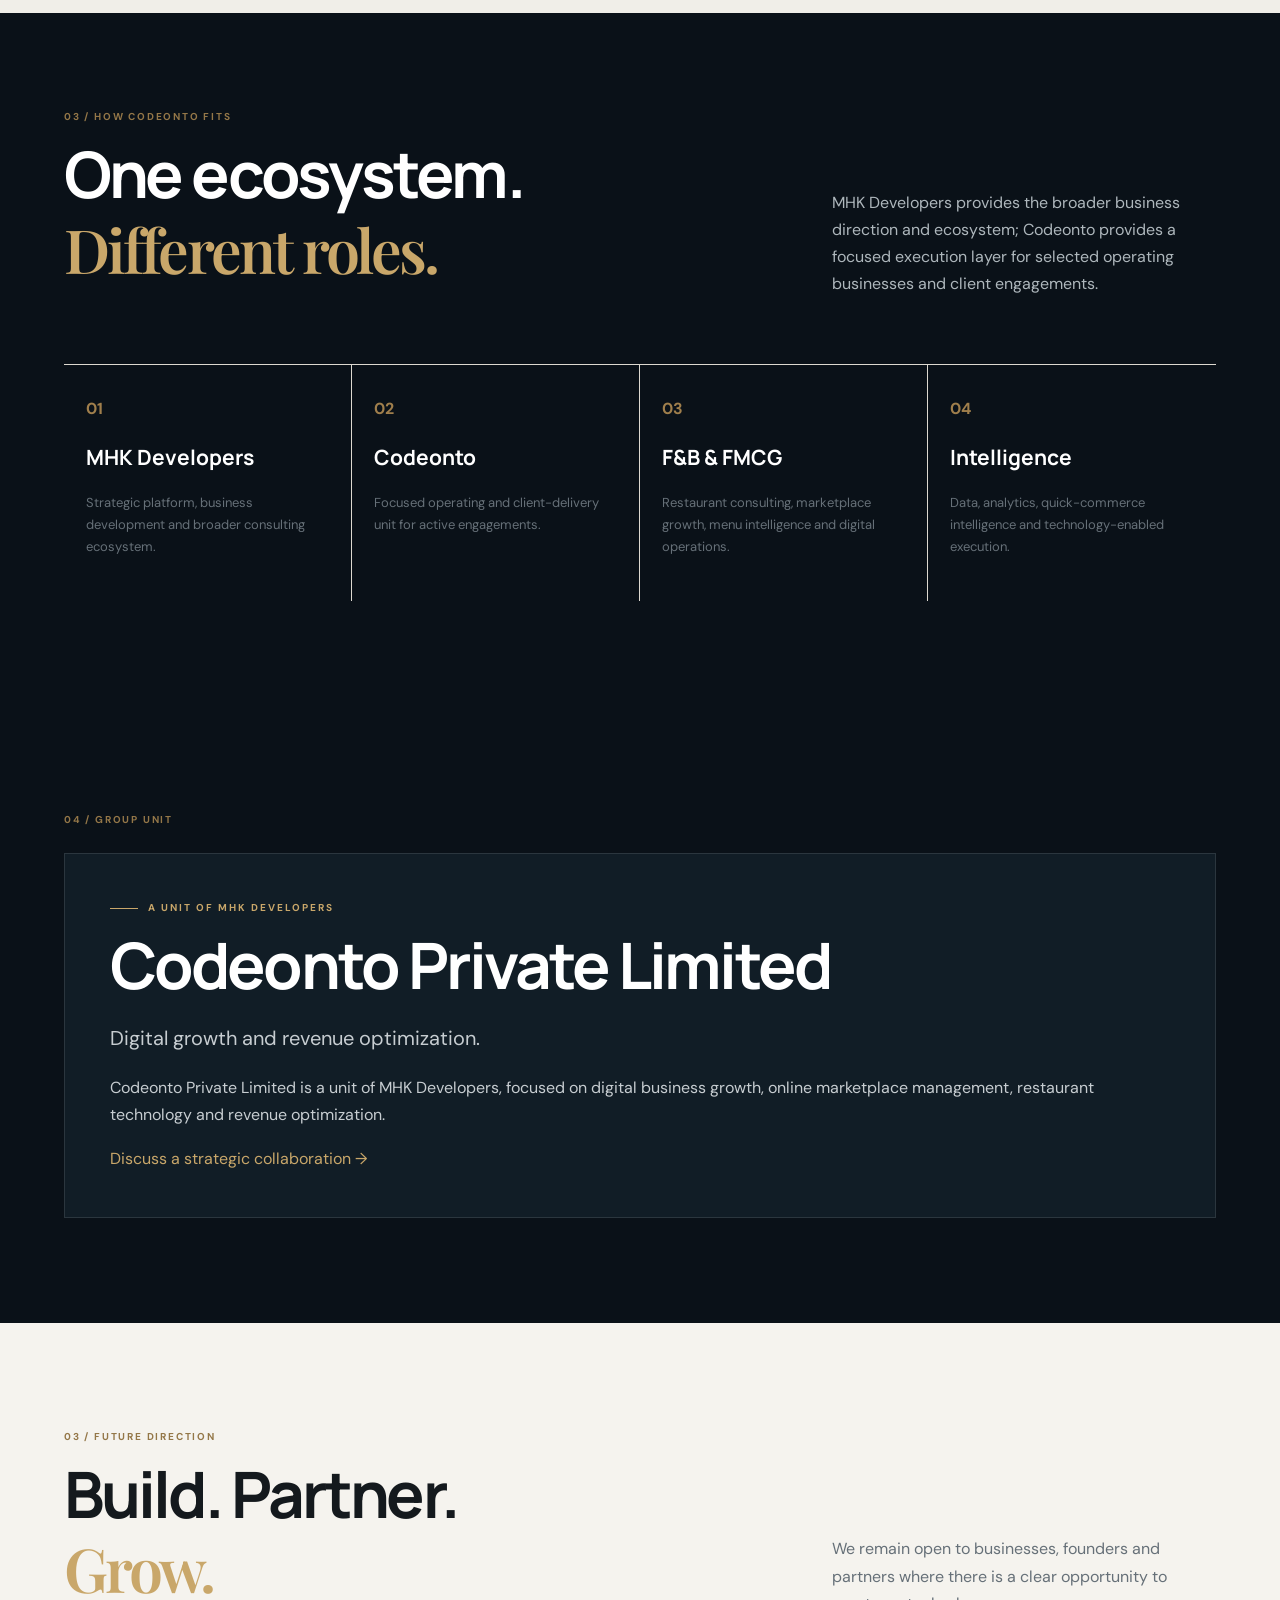
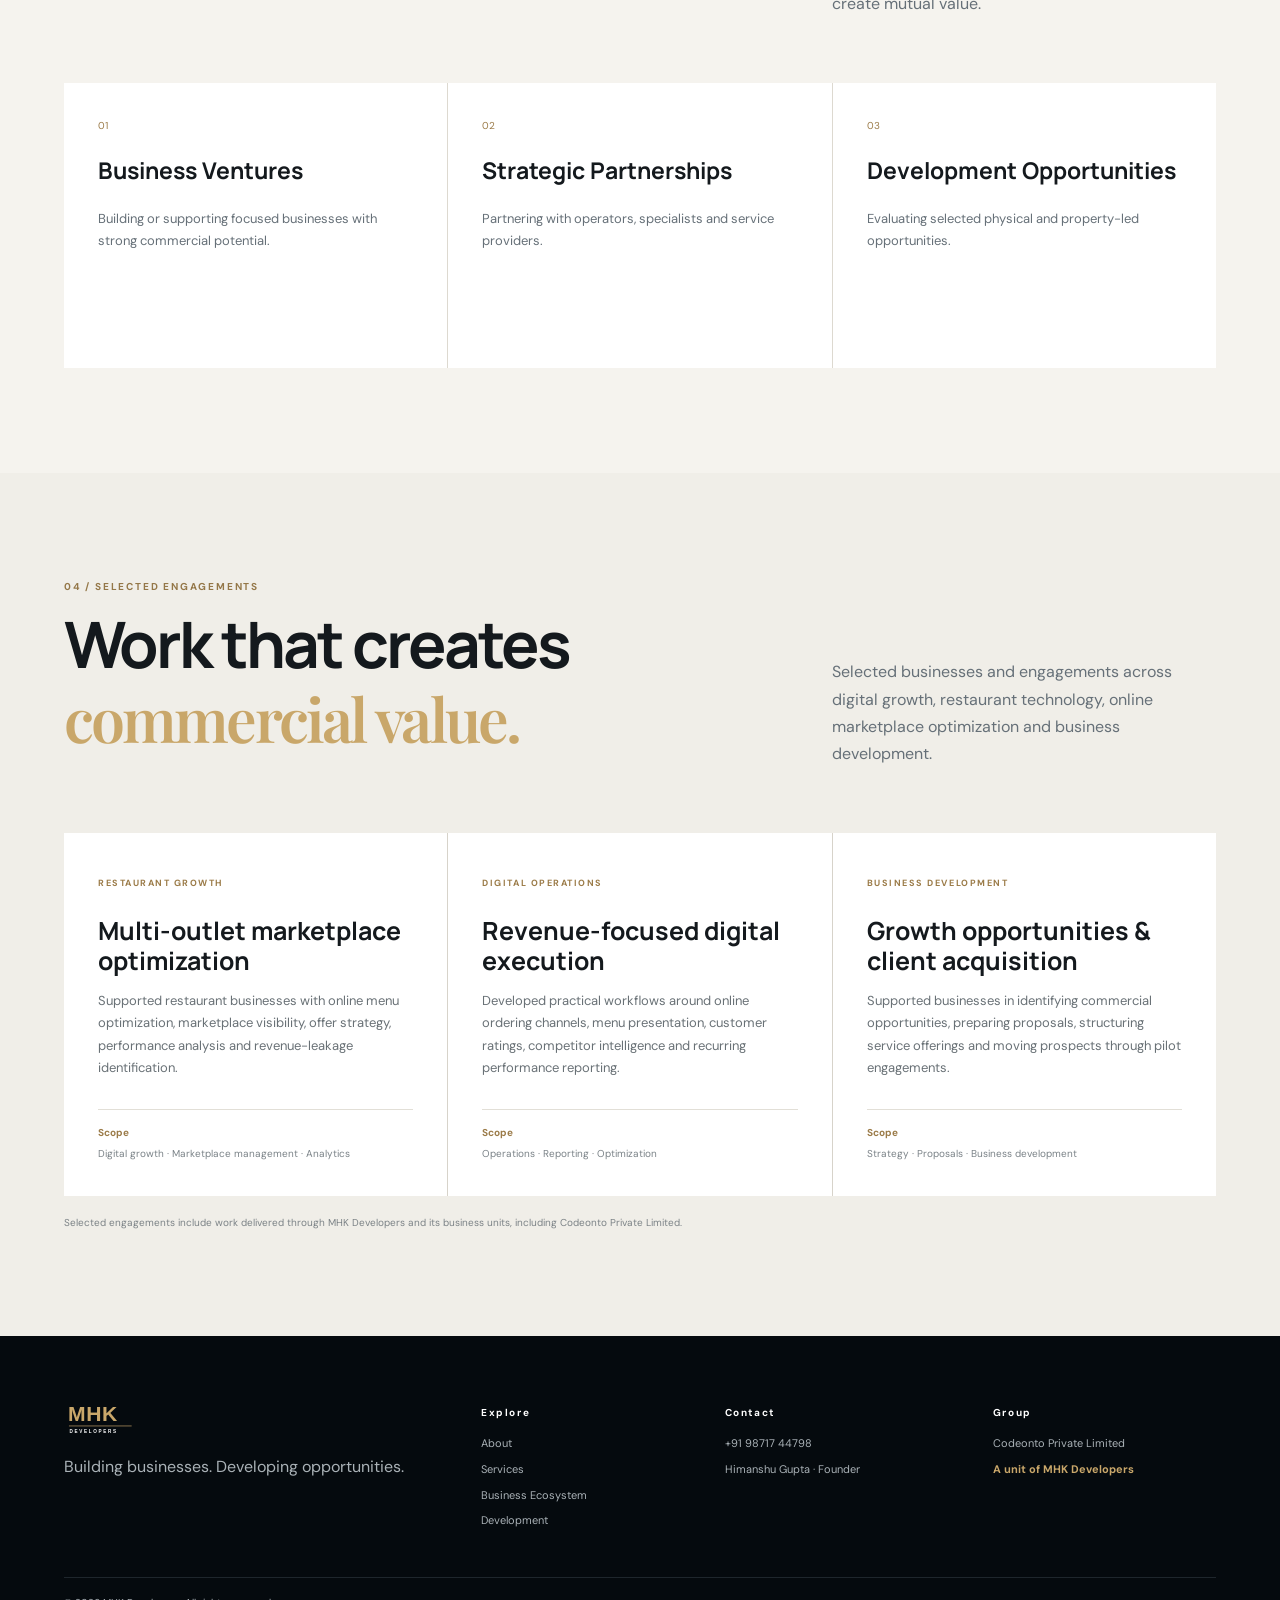
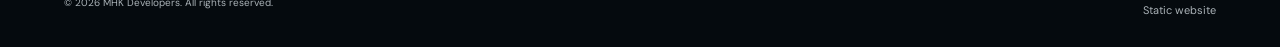
<file: ecosystem.html>
<!doctype html><html lang="en"><head><meta charset="utf-8"><meta name="viewport" content="width=device-width,initial-scale=1"><meta name="description" content="MHK Developers — business growth, marketing, consultancy and development."><title>Business Ecosystem | MHK Developers</title><link rel="preconnect" href="https://fonts.googleapis.com"><link rel="preconnect" href="https://fonts.gstatic.com" crossorigin><link href="https://fonts.googleapis.com/css2?family=DM+Sans:wght@400;500;600;700&family=Manrope:wght@500;600;700;800&family=Playfair+Display:ital,wght@0,600;1,600&display=swap" rel="stylesheet"><link rel="icon" type="image/svg+xml" href="favicon.svg"><link rel="stylesheet" href="styles.css"></head><body>
<header class="header"><div class="container nav-wrap"><a class="logo" href="index.html"><img src="logo.svg" alt="MHK Developers"></a><button class="menu">☰</button><nav><a class="" href="index.html">Home</a><a class="" href="about.html">About</a><a class="" href="services.html">Services</a><a class="active" href="ecosystem.html">Business Ecosystem</a><a class="" href="development.html">Development</a><a class="" href="contact.html">Contact</a></nav></div></header><main><section class="hero page-hero"><div class="hero-bg"></div><div class="container hero-content"><div class="eyebrow">BUSINESS ECOSYSTEM</div><h1>Focused businesses.<br><em>One direction.</em></h1><p>MHK Developers provides the platform for specialized ventures and operating businesses aligned to a common growth philosophy.</p></div></section>
<section class="section"><div class="container split"><div><div class="section-index">01 / GROUP STRUCTURE</div><h2>A platform for <em>focused execution.</em></h2></div><div><p class="lead">MHK Developers can incubate, support and coordinate businesses that operate in complementary markets.</p><p class="muted">Each unit can maintain its own service focus while benefiting from shared strategic thinking, operational support and business-development opportunities.</p></div></div></section>

<section class="section codeonto-story">
  <div class="container split">
    <div>
      <div class="section-index">02 / CODEONTO PRIVATE LIMITED</div>
      <h2>A new operating front for <em>the MHK ecosystem.</em></h2>
      <p class="lead">Codeonto Private Limited is a unit of MHK Developers, established to bring a focused operating structure to the group's growing portfolio of business and technology-led engagements.</p>
    </div>
    <div>
      <p class="muted">As the MHK platform expanded its work across food & beverage businesses, consulting assignments and technology-led support, Codeonto was established as a dedicated business unit to organize and deliver this growing workstack.</p>
      <p class="muted">Today, Codeonto operates as a focused technology and intelligence front for modern <strong>F&B and FMCG businesses</strong>, combining restaurant consulting, marketplace and menu optimization, restaurant technology integration, quick-commerce intelligence and operational analytics.</p>
      <p class="muted">This structure allows MHK Developers to remain the broader business and strategic platform while Codeonto concentrates on specialized client delivery and technology-enabled execution.</p>
    </div>
  </div>
</section>
<section class="section dark">
  <div class="container">
    <div class="section-head">
      <div><div class="section-index">03 / HOW CODEONTO FITS</div><h2>One ecosystem.<br><em>Different roles.</em></h2></div>
      <p>MHK Developers provides the broader business direction and ecosystem; Codeonto provides a focused execution layer for selected operating businesses and client engagements.</p>
    </div>
    <div class="process">
      <div><b>01</b><h3>MHK Developers</h3><p>Strategic platform, business development and broader consulting ecosystem.</p></div>
      <div><b>02</b><h3>Codeonto</h3><p>Focused operating and client-delivery unit for active engagements.</p></div>
      <div><b>03</b><h3>F&B & FMCG</h3><p>Restaurant consulting, marketplace growth, menu intelligence and digital operations.</p></div>
      <div><b>04</b><h3>Intelligence</h3><p>Data, analytics, quick-commerce intelligence and technology-enabled execution.</p></div>
    </div>
  </div>
</section>
<section class="section dark"><div class="container"><div class="section-index">04 / GROUP UNIT</div><div class="dark-card" style="margin-top:25px"><div class="eyebrow">A UNIT OF MHK DEVELOPERS</div><h2>Codeonto Private Limited</h2><p class="lead">Digital growth and revenue optimization.</p><p>Codeonto Private Limited is a unit of MHK Developers, focused on digital business growth, online marketplace management, restaurant technology and revenue optimization.</p><a href="contact.html">Discuss a strategic collaboration →</a></div></div></section>
<section class="section"><div class="container"><div class="section-head"><div><div class="section-index">03 / FUTURE DIRECTION</div><h2>Build. Partner.<br><em>Grow.</em></h2></div><p>We remain open to businesses, founders and partners where there is a clear opportunity to create mutual value.</p></div><div class="grid3"><article><div class="num">01</div><h3>Business Ventures</h3><p>Building or supporting focused businesses with strong commercial potential.</p></article><article><div class="num">02</div><h3>Strategic Partnerships</h3><p>Partnering with operators, specialists and service providers.</p></article><article><div class="num">03</div><h3>Development Opportunities</h3><p>Evaluating selected physical and property-led opportunities.</p></article></div></div></section>
<section class="section portfolio" id="projects">
  <div class="container">
    <div class="section-head">
      <div><div class="section-index">04 / SELECTED ENGAGEMENTS</div><h2>Work that creates <em>commercial value.</em></h2></div>
      <p>Selected businesses and engagements across digital growth, restaurant technology, online marketplace optimization and business development.</p>
    </div>
     <div class="case-grid">
      <article>
        <span class="case-label">RESTAURANT GROWTH</span>
        <h3>Multi-outlet marketplace optimization</h3>
        <p>Supported restaurant businesses with online menu optimization, marketplace visibility, offer strategy, performance analysis and revenue-leakage identification.</p>
        <div class="case-meta"><b>Scope</b><span>Digital growth · Marketplace management · Analytics</span></div>
      </article>
      <article>
        <span class="case-label">DIGITAL OPERATIONS</span>
        <h3>Revenue-focused digital execution</h3>
        <p>Developed practical workflows around online ordering channels, menu presentation, customer ratings, competitor intelligence and recurring performance reporting.</p>
        <div class="case-meta"><b>Scope</b><span>Operations · Reporting · Optimization</span></div>
      </article>
      <article>
        <span class="case-label">BUSINESS DEVELOPMENT</span>
        <h3>Growth opportunities & client acquisition</h3>
        <p>Supported businesses in identifying commercial opportunities, preparing proposals, structuring service offerings and moving prospects through pilot engagements.</p>
        <div class="case-meta"><b>Scope</b><span>Strategy · Proposals · Business development</span></div>
      </article>
    </div>
    <p class="portfolio-note">Selected engagements include work delivered through MHK Developers and its business units, including Codeonto Private Limited.</p>
  </div>
</section>
</main>
<a class="wa" href="https://wa.me/919871744798" target="_blank">WA</a>
<footer class="footer"><div class="container footer-grid"><div><a class="logo" href="index.html"><img src="logo.svg" alt="MHK Developers"></a><p>Building businesses. Developing opportunities.</p></div><div><h4>Explore</h4><a href="about.html">About</a><a href="services.html">Services</a><a href="ecosystem.html">Business Ecosystem</a><a href="development.html">Development</a></div><div><h4>Contact</h4><a href="tel:+919871744798">+91 98717 44798</a><span>Himanshu Gupta · Founder</span></div><div><h4>Group</h4><span>Codeonto Private Limited</span><strong>A unit of MHK Developers</strong></div></div><div class="container copyright">© 2026 MHK Developers. All rights reserved.<span>Static website</span></div></footer><script src="script.js"></script></body></html>
</file>
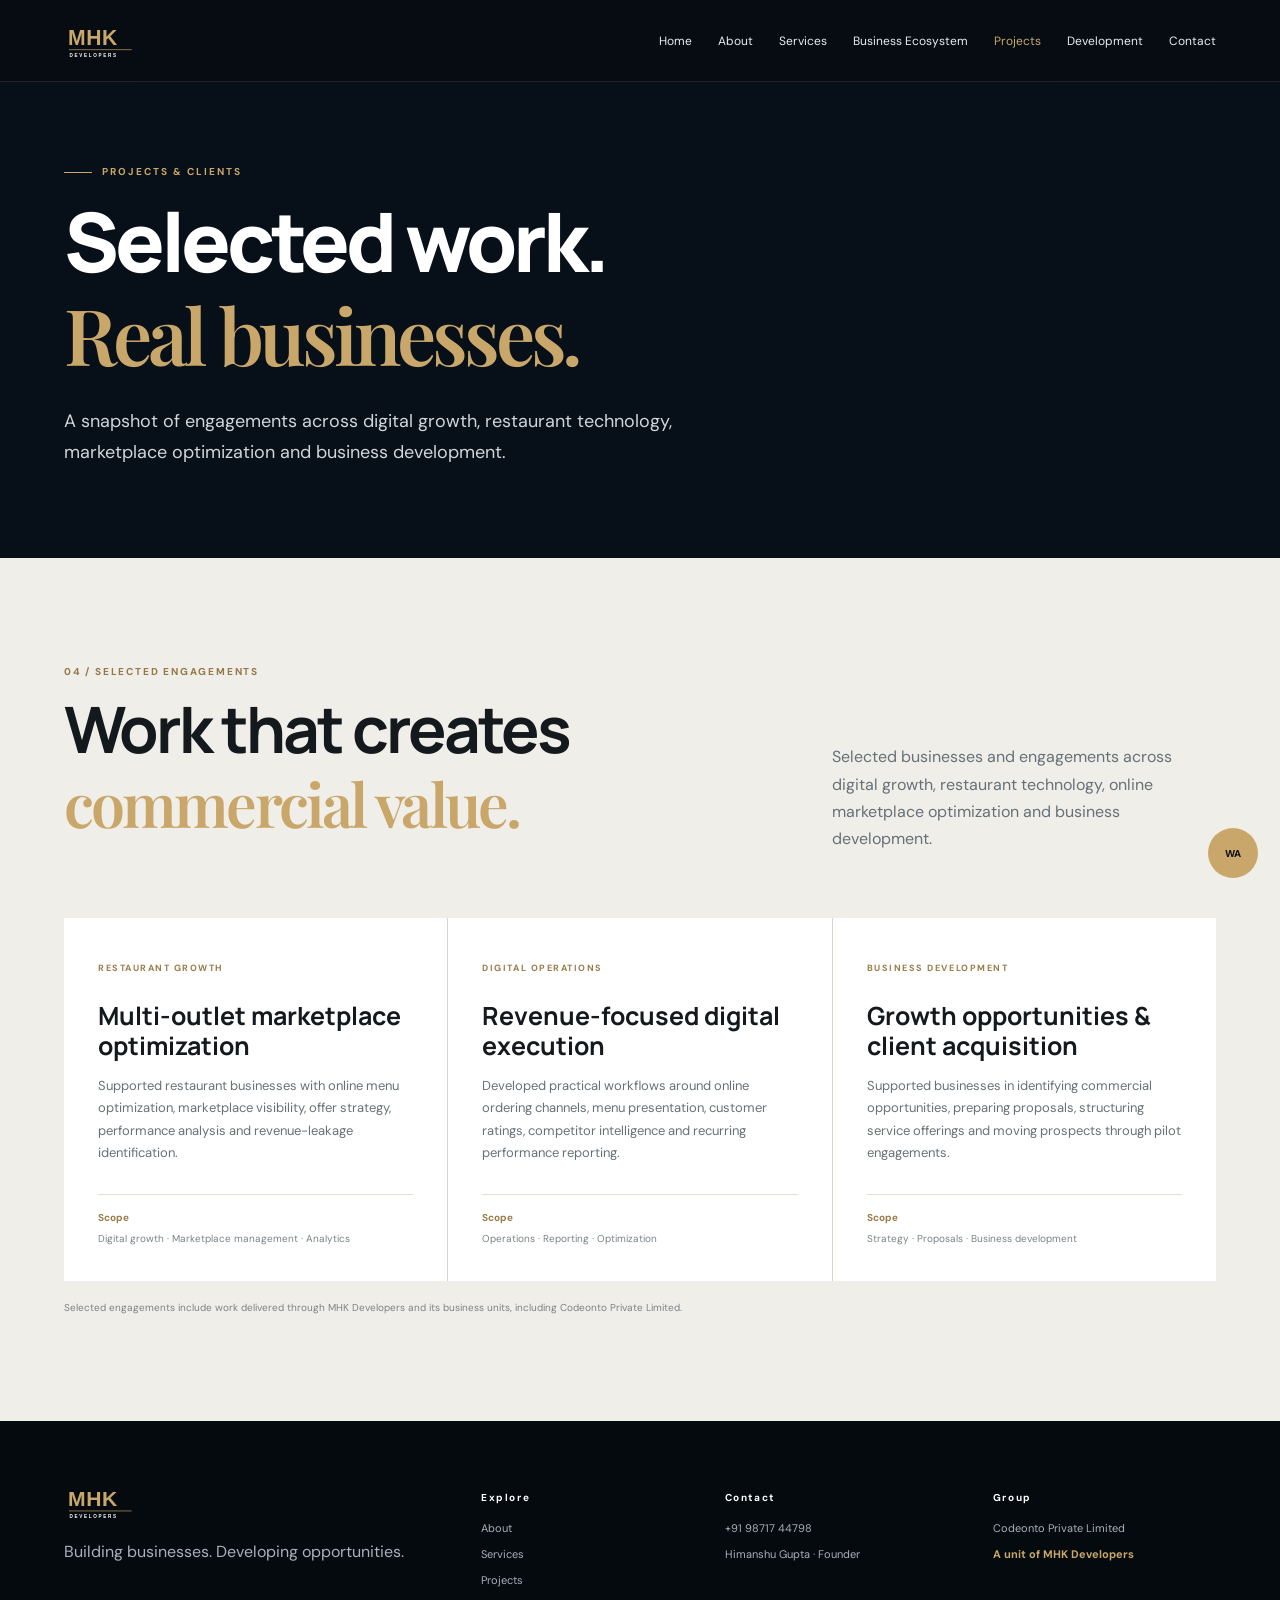
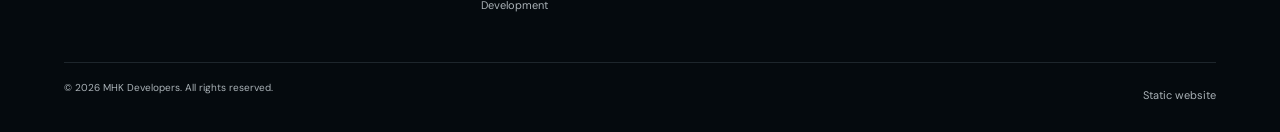
<file: projects.html>
<!doctype html><html lang="en"><head><meta charset="utf-8"><meta name="viewport" content="width=device-width,initial-scale=1"><meta name="description" content="Selected projects and clients served by MHK Developers and its business units."><title>Projects & Clients | MHK Developers</title><link rel="preconnect" href="https://fonts.googleapis.com"><link rel="preconnect" href="https://fonts.gstatic.com" crossorigin><link href="https://fonts.googleapis.com/css2?family=DM+Sans:wght@400;500;600;700&family=Manrope:wght@500;600;700;800&family=Playfair+Display:ital,wght@0,600;1,600&display=swap" rel="stylesheet"><link rel="icon" type="image/svg+xml" href="favicon.svg"><link rel="stylesheet" href="styles.css"></head><body><header class="header"><div class="container nav-wrap"><a class="logo" href="index.html"><img src="logo.svg" alt="MHK Developers"></a><button class="menu">☰</button><nav><a href="index.html">Home</a><a href="about.html">About</a><a href="services.html">Services</a><a href="ecosystem.html">Business Ecosystem</a><a class="active" href="projects.html">Projects</a><a href="development.html">Development</a><a href="contact.html">Contact</a></nav></div></header><main><section class="hero page-hero"><div class="hero-bg"></div><div class="container hero-content"><div class="eyebrow">PROJECTS & CLIENTS</div><h1>Selected work.<br><em>Real businesses.</em></h1><p>A snapshot of engagements across digital growth, restaurant technology, marketplace optimization and business development.</p></div></section>
<section class="section portfolio" id="projects">
  <div class="container">
    <div class="section-head">
      <div><div class="section-index">04 / SELECTED ENGAGEMENTS</div><h2>Work that creates <em>commercial value.</em></h2></div>
      <p>Selected businesses and engagements across digital growth, restaurant technology, online marketplace optimization and business development.</p>
    </div>
     <div class="case-grid">
      <article>
        <span class="case-label">RESTAURANT GROWTH</span>
        <h3>Multi-outlet marketplace optimization</h3>
        <p>Supported restaurant businesses with online menu optimization, marketplace visibility, offer strategy, performance analysis and revenue-leakage identification.</p>
        <div class="case-meta"><b>Scope</b><span>Digital growth · Marketplace management · Analytics</span></div>
      </article>
      <article>
        <span class="case-label">DIGITAL OPERATIONS</span>
        <h3>Revenue-focused digital execution</h3>
        <p>Developed practical workflows around online ordering channels, menu presentation, customer ratings, competitor intelligence and recurring performance reporting.</p>
        <div class="case-meta"><b>Scope</b><span>Operations · Reporting · Optimization</span></div>
      </article>
      <article>
        <span class="case-label">BUSINESS DEVELOPMENT</span>
        <h3>Growth opportunities & client acquisition</h3>
        <p>Supported businesses in identifying commercial opportunities, preparing proposals, structuring service offerings and moving prospects through pilot engagements.</p>
        <div class="case-meta"><b>Scope</b><span>Strategy · Proposals · Business development</span></div>
      </article>
    </div>
    <p class="portfolio-note">Selected engagements include work delivered through MHK Developers and its business units, including Codeonto Private Limited.</p>
  </div>
</section>
</main><a class="wa" href="https://wa.me/919871744798" target="_blank">WA</a><footer class="footer"><div class="container footer-grid"><div><a class="logo" href="index.html"><img src="logo.svg" alt="MHK Developers"></a><p>Building businesses. Developing opportunities.</p></div><div><h4>Explore</h4><a href="about.html">About</a><a href="services.html">Services</a><a href="projects.html">Projects</a><a href="development.html">Development</a></div><div><h4>Contact</h4><a href="tel:+919871744798">+91 98717 44798</a><span>Himanshu Gupta · Founder</span></div><div><h4>Group</h4><span>Codeonto Private Limited</span><strong>A unit of MHK Developers</strong></div></div><div class="container copyright">© 2026 MHK Developers. All rights reserved.<span>Static website</span></div></footer><script src="script.js"></script></body></html>
</file>
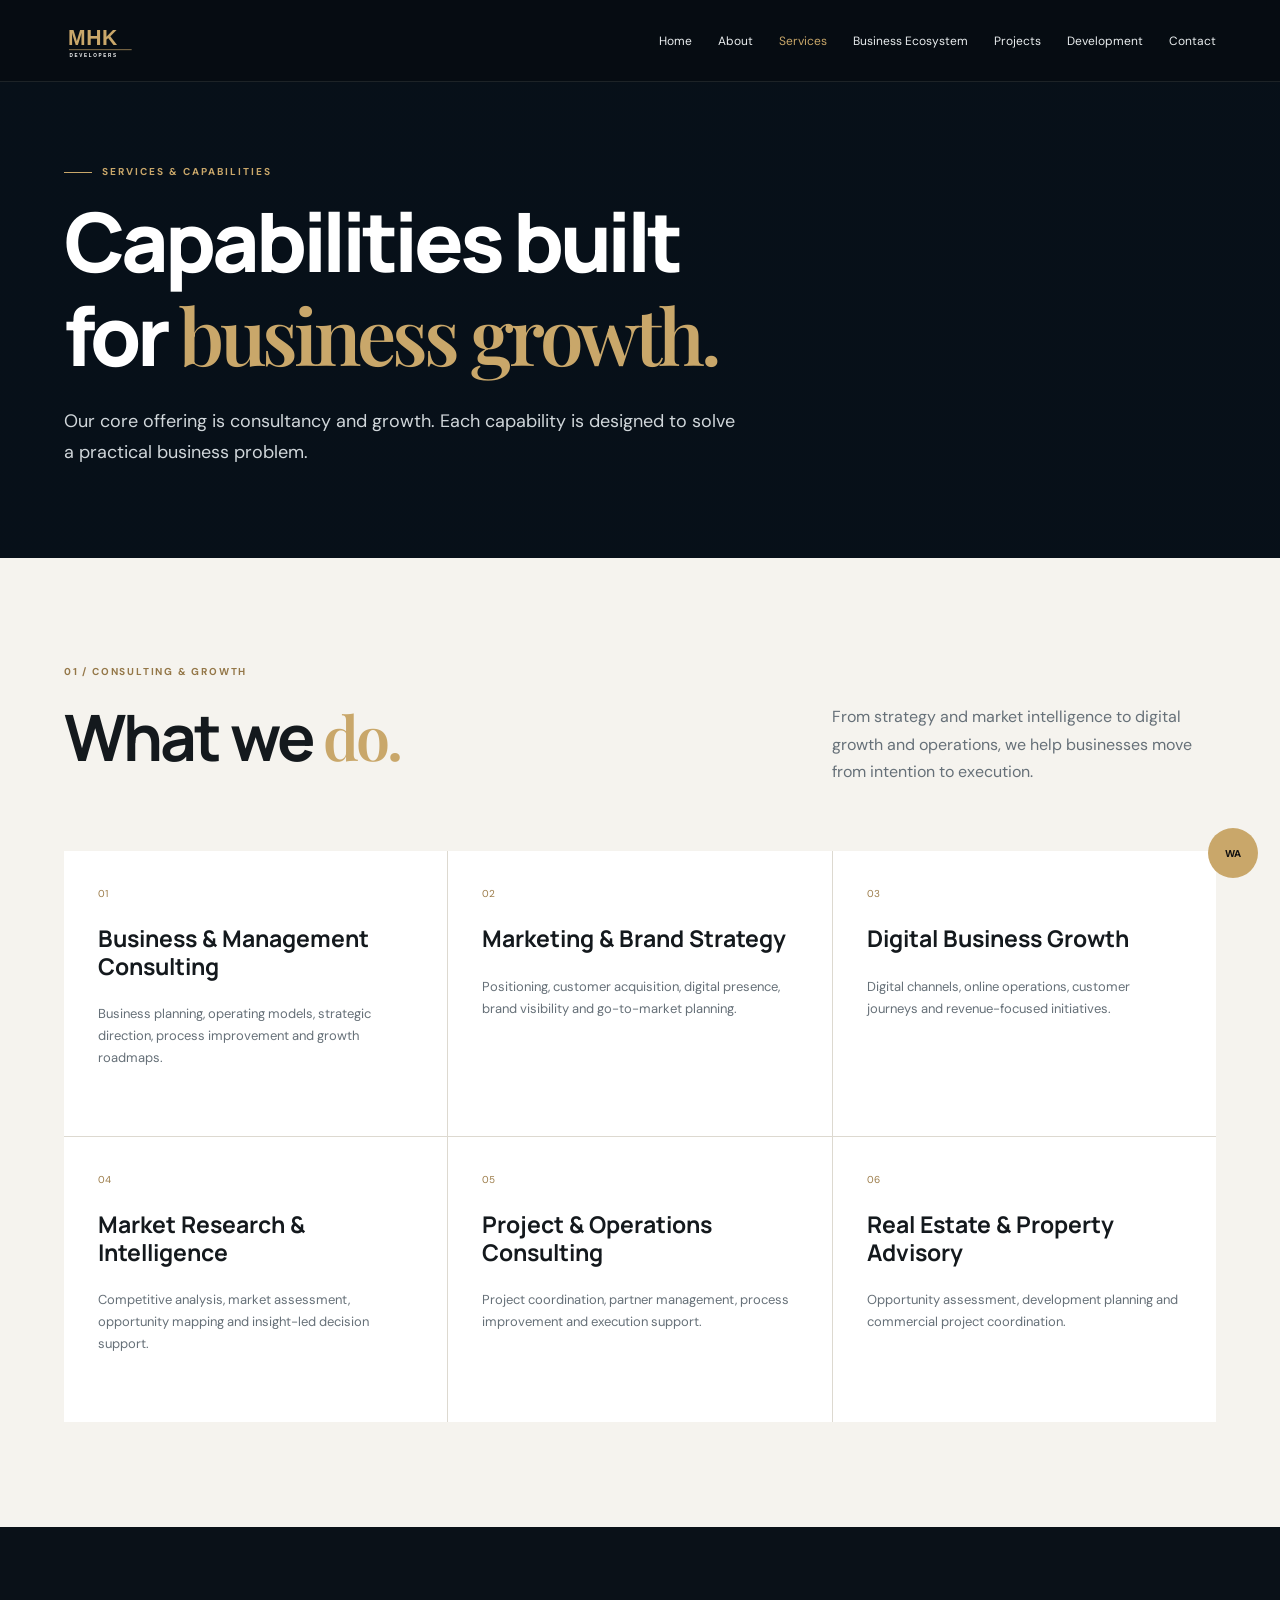
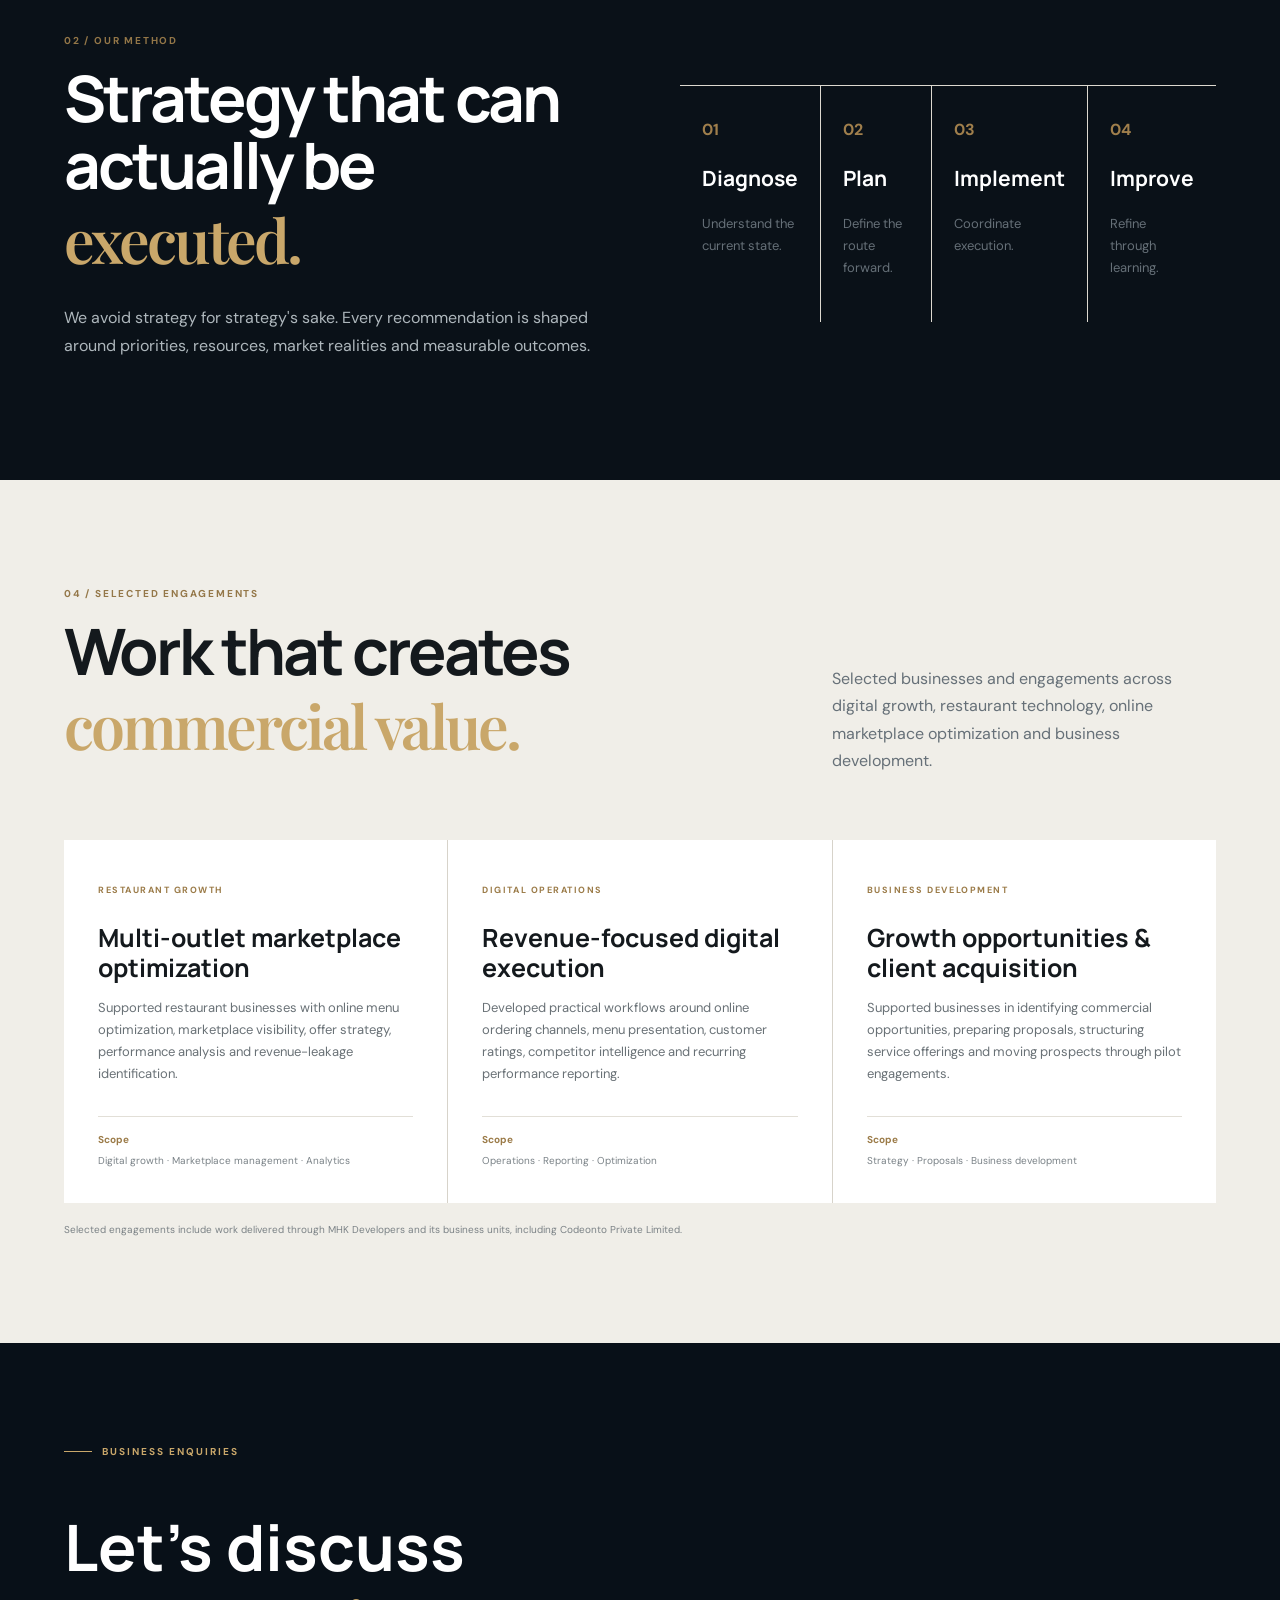
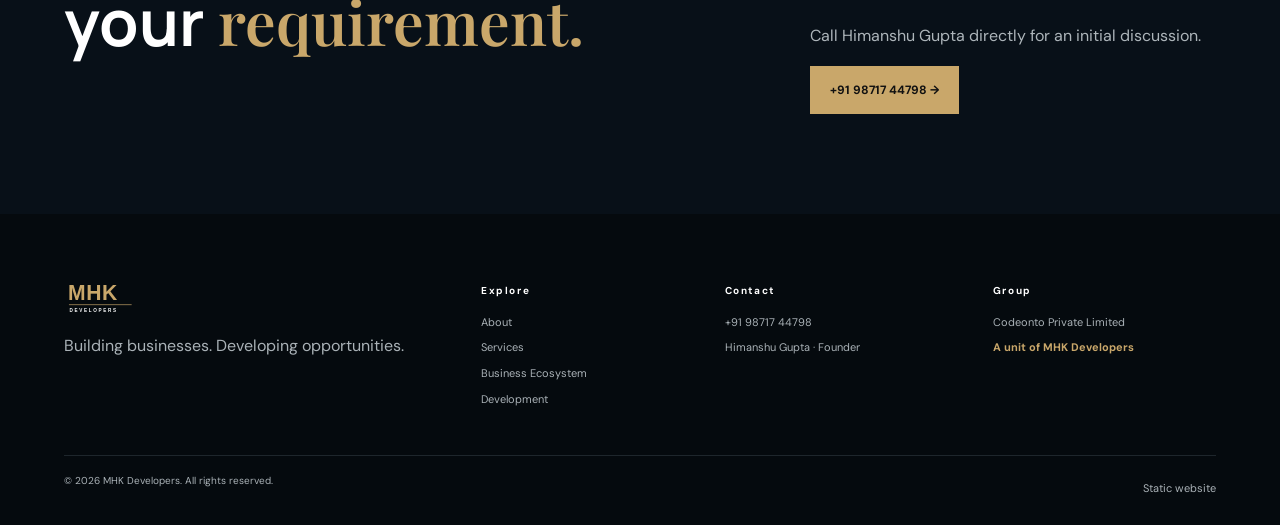
<file: services.html>
<!doctype html><html lang="en"><head><meta charset="utf-8"><meta name="viewport" content="width=device-width,initial-scale=1"><meta name="description" content="MHK Developers — business growth, marketing, consultancy and development."><title>Services | MHK Developers</title><link rel="preconnect" href="https://fonts.googleapis.com"><link rel="preconnect" href="https://fonts.gstatic.com" crossorigin><link href="https://fonts.googleapis.com/css2?family=DM+Sans:wght@400;500;600;700&family=Manrope:wght@500;600;700;800&family=Playfair+Display:ital,wght@0,600;1,600&display=swap" rel="stylesheet"><link rel="icon" type="image/svg+xml" href="favicon.svg"><link rel="stylesheet" href="styles.css"></head><body>
<header class="header"><div class="container nav-wrap"><a class="logo" href="index.html"><img src="logo.svg" alt="MHK Developers"></a><button class="menu">☰</button><nav><a class="" href="index.html">Home</a><a class="" href="about.html">About</a><a class="active" href="services.html">Services</a><a class="" href="ecosystem.html">Business Ecosystem</a><a href="index.html#projects">Projects</a><a class="" href="development.html">Development</a><a class="" href="contact.html">Contact</a></nav></div></header><main><section class="hero page-hero"><div class="hero-bg"></div><div class="container hero-content"><div class="eyebrow">SERVICES & CAPABILITIES</div><h1>Capabilities built<br>for <em>business growth.</em></h1><p>Our core offering is consultancy and growth. Each capability is designed to solve a practical business problem.</p></div></section>
<section class="section"><div class="container"><div class="section-head"><div><div class="section-index">01 / CONSULTING & GROWTH</div><h2>What we <em>do.</em></h2></div><p>From strategy and market intelligence to digital growth and operations, we help businesses move from intention to execution.</p></div><div class="grid3"><article><div class="num">01</div><h3>Business & Management Consulting</h3><p>Business planning, operating models, strategic direction, process improvement and growth roadmaps.</p></article><article><div class="num">02</div><h3>Marketing & Brand Strategy</h3><p>Positioning, customer acquisition, digital presence, brand visibility and go-to-market planning.</p></article><article><div class="num">03</div><h3>Digital Business Growth</h3><p>Digital channels, online operations, customer journeys and revenue-focused initiatives.</p></article><article><div class="num">04</div><h3>Market Research & Intelligence</h3><p>Competitive analysis, market assessment, opportunity mapping and insight-led decision support.</p></article><article><div class="num">05</div><h3>Project & Operations Consulting</h3><p>Project coordination, partner management, process improvement and execution support.</p></article><article><div class="num">06</div><h3>Real Estate & Property Advisory</h3><p>Opportunity assessment, development planning and commercial project coordination.</p></article></div></div></section>
<section class="section dark"><div class="container split"><div><div class="section-index">02 / OUR METHOD</div><h2>Strategy that can actually be <em>executed.</em></h2><p class="muted">We avoid strategy for strategy's sake. Every recommendation is shaped around priorities, resources, market realities and measurable outcomes.</p></div><div class="process"><div><b>01</b><h3>Diagnose</h3><p>Understand the current state.</p></div><div><b>02</b><h3>Plan</h3><p>Define the route forward.</p></div><div><b>03</b><h3>Implement</h3><p>Coordinate execution.</p></div><div><b>04</b><h3>Improve</h3><p>Refine through learning.</p></div></div></div></section>

<section class="section portfolio" id="projects">
  <div class="container">
    <div class="section-head">
      <div><div class="section-index">04 / SELECTED ENGAGEMENTS</div><h2>Work that creates <em>commercial value.</em></h2></div>
      <p>Selected businesses and engagements across digital growth, restaurant technology, online marketplace optimization and business development.</p>
    </div>
     <div class="case-grid">
      <article>
        <span class="case-label">RESTAURANT GROWTH</span>
        <h3>Multi-outlet marketplace optimization</h3>
        <p>Supported restaurant businesses with online menu optimization, marketplace visibility, offer strategy, performance analysis and revenue-leakage identification.</p>
        <div class="case-meta"><b>Scope</b><span>Digital growth · Marketplace management · Analytics</span></div>
      </article>
      <article>
        <span class="case-label">DIGITAL OPERATIONS</span>
        <h3>Revenue-focused digital execution</h3>
        <p>Developed practical workflows around online ordering channels, menu presentation, customer ratings, competitor intelligence and recurring performance reporting.</p>
        <div class="case-meta"><b>Scope</b><span>Operations · Reporting · Optimization</span></div>
      </article>
      <article>
        <span class="case-label">BUSINESS DEVELOPMENT</span>
        <h3>Growth opportunities & client acquisition</h3>
        <p>Supported businesses in identifying commercial opportunities, preparing proposals, structuring service offerings and moving prospects through pilot engagements.</p>
        <div class="case-meta"><b>Scope</b><span>Strategy · Proposals · Business development</span></div>
      </article>
    </div>
    <p class="portfolio-note">Selected engagements include work delivered through MHK Developers and its business units, including Codeonto Private Limited.</p>
  </div>
</section>
<section class="cta"><div class="container cta-grid"><div><div class="eyebrow">BUSINESS ENQUIRIES</div><h2>Let's discuss<br>your <em>requirement.</em></h2></div><div><p>Call Himanshu Gupta directly for an initial discussion.</p><a class="button gold" href="tel:+919871744798">+91 98717 44798 →</a></div></div></section></main>
<a class="wa" href="https://wa.me/919871744798" target="_blank">WA</a>
<footer class="footer"><div class="container footer-grid"><div><a class="logo" href="index.html"><img src="logo.svg" alt="MHK Developers"></a><p>Building businesses. Developing opportunities.</p></div><div><h4>Explore</h4><a href="about.html">About</a><a href="services.html">Services</a><a href="ecosystem.html">Business Ecosystem</a><a href="development.html">Development</a></div><div><h4>Contact</h4><a href="tel:+919871744798">+91 98717 44798</a><span>Himanshu Gupta · Founder</span></div><div><h4>Group</h4><span>Codeonto Private Limited</span><strong>A unit of MHK Developers</strong></div></div><div class="container copyright">© 2026 MHK Developers. All rights reserved.<span>Static website</span></div></footer><script src="script.js"></script></body></html>
</file>
<file: styles.css>
:root{--ink:#0a1118;--paper:#f5f3ee;--gold:#c9a76a;--muted:#667078;--line:#ddd9d0;--white:#fff}
*{box-sizing:border-box}html{scroll-behavior:smooth}body{margin:0;background:var(--paper);color:#14191d;font-family:"DM Sans",sans-serif;line-height:1.7}.container{width:min(1180px,90%);margin:auto}
.header{position:fixed;z-index:100;top:0;left:0;right:0;height:82px;background:rgba(7,13,18,.96);backdrop-filter:blur(15px);border-bottom:1px solid #ffffff18}
.nav-wrap{height:82px;display:flex;align-items:center;justify-content:space-between;gap:40px}
.logo{color:#fff;text-decoration:none;display:flex;align-items:center;flex:0 0 auto}.logo img{width:165px;height:auto;display:block}
nav{display:flex;align-items:center;justify-content:flex-end;gap:26px;margin-left:auto}
nav a{color:#e9edef;text-decoration:none;font-size:12px;line-height:1;white-space:nowrap;transition:color .2s ease}
nav a:hover,nav a.active{color:var(--gold)}
nav a.outline{border:1px solid var(--gold);padding:10px 16px}
.menu{display:none;background:none;border:0;color:#fff;font-size:25px;cursor:pointer}
.hero{min-height:72vh;position:relative;color:#fff;background:#081018;display:flex;align-items:center}.hero-bg{position:absolute;inset:0;background:linear-gradient(90deg,#071019ec,#071019aa),url("https://images.unsplash.com/photo-1486406146926-c627a92ad1ab?auto=format&fit=crop&w=2200&q=85") center/cover}.hero-content{position:relative;padding-top:90px}.eyebrow{font-size:10px;letter-spacing:.2em;font-weight:700;color:var(--gold)}.eyebrow:before{content:"";display:inline-block;width:28px;height:1px;background:var(--gold);vertical-align:middle;margin-right:10px}.hero h1{font:800 clamp(48px,7vw,82px)/1 Manrope;letter-spacing:-.05em;margin:20px 0}.hero h1 em,h1 em,h2 em{font:600 .95em "Playfair Display";color:var(--gold)}.hero p{max-width:680px;color:#d0d6da;font-size:18px}.button{display:inline-flex;align-items:center;gap:28px;text-decoration:none;padding:14px 20px;font-size:12px;font-weight:700}.gold{background:var(--gold);color:#111}.light-outline{border:1px solid #ffffff55;color:#fff}.actions{display:flex;gap:14px;margin-top:30px}.page-hero{min-height:62vh}.section{padding:105px 0}.section-head{display:grid;grid-template-columns:1fr .55fr;gap:70px;align-items:end;margin-bottom:50px}.section-index{font-size:10px;letter-spacing:.18em;font-weight:700;color:#947748}.section h2{font:700 clamp(40px,5vw,64px)/1.05 Manrope;letter-spacing:-.045em;margin:15px 0 25px}.section-head>p{color:var(--muted)}.lead{font-size:20px;line-height:1.55}.muted{color:var(--muted)}.dark{background:var(--ink);color:#fff}.dark .muted,.dark p{color:#aeb7bc}.grid3{display:grid;grid-template-columns:repeat(3,1fr);gap:1px;background:var(--line)}.grid3 article{background:#fff;padding:34px;min-height:285px;border-bottom:3px solid transparent}.grid3 article:hover{border-bottom-color:var(--gold)}.grid3 .num{font-size:10px;color:#9b7b48}.grid3 h3{font:700 23px/1.2 Manrope}.grid3 p{font-size:13px;color:var(--muted)}.grid3 a{color:#967744;text-decoration:none;font-size:11px;font-weight:700}.split{display:grid;grid-template-columns:1fr 1fr;gap:80px;align-items:center}.image{min-height:470px;background:center/cover}.office{background-image:url("https://images.unsplash.com/photo-1497366754035-f200968a6e72?auto=format&fit=crop&w=1400&q=85")}.building{background-image:url("https://images.unsplash.com/photo-1503387762-592deb58ef4e?auto=format&fit=crop&w=1400&q=85")}.stats{display:grid;grid-template-columns:repeat(3,1fr);gap:20px;margin-top:40px;border-top:1px solid var(--line);padding-top:20px}.stats strong{font:700 28px Manrope;display:block;color:#9b7b48}.stats span{font-size:12px;color:var(--muted)}.dark-card{background:#111d26;border:1px solid #ffffff1c;padding:45px;color:#fff}.dark-card h2{color:#fff}.dark-card h3{color:#fff}.dark-card p{color:#c7cdd1}.dark-card .section-index{color:#e2b65e}.dark-card a{color:#f0c15e}.dark-card h3{font:700 34px Manrope;margin:10px 0}.dark-card a{color:var(--gold);text-decoration:none}.process{display:grid;grid-template-columns:repeat(4,1fr);border-top:1px solid var(--line)}.process>div{padding:30px 22px;border-right:1px solid var(--line)}.process>div:last-child{border:0}.process b{color:#a07f4c}.process h3{font:700 21px Manrope}.process p{font-size:13px;color:var(--muted)}.cta{padding:100px 0;background:#081018;color:#fff}.cta-grid{display:grid;grid-template-columns:1fr .6fr;gap:70px;align-items:end}.cta h2{font:700 clamp(42px,5vw,65px)/1.05 Manrope}.cta p{color:#adb5ba}.contact-card{border-left:2px solid var(--gold);padding-left:22px}.contact-card strong{display:block}.contact-card a{color:var(--gold);text-decoration:none}.footer{background:#050a0e;color:#aab2b7;padding:55px 0 20px}.footer-grid{display:grid;grid-template-columns:1.5fr .8fr .9fr .9fr;gap:45px}.footer h4{font-size:10px;letter-spacing:.16em;color:#fff}.footer a,.footer span,.footer strong{display:block;color:#aab2b7;text-decoration:none;font-size:11px;margin:7px 0}.footer strong{color:var(--gold)}.copyright{border-top:1px solid #1e262c;margin-top:40px;padding-top:16px;font-size:10px;display:flex;justify-content:space-between}.wa{position:fixed;right:22px;bottom:22px;width:50px;height:50px;border-radius:50%;background:var(--gold);color:#111;text-decoration:none;display:grid;place-items:center;font-size:10px;font-weight:800;z-index:90}
@media(max-width:1000px){nav{gap:15px}nav a{font-size:11px}}\n@media(max-width:850px){nav{display:none}nav.open{display:flex;position:absolute;top:82px;left:0;right:0;background:#081018;padding:24px 5%;flex-direction:column;align-items:flex-start;gap:20px;border-bottom:1px solid #ffffff18}.menu{display:block}.section-head,.split,.cta-grid{grid-template-columns:1fr;gap:30px}.grid3{grid-template-columns:1fr 1fr}.process{grid-template-columns:1fr 1fr}.footer-grid{grid-template-columns:1fr 1fr}}
@media(max-width:540px){.section{padding:75px 0}.hero h1{font-size:45px}.grid3,.process,.stats,.footer-grid{grid-template-columns:1fr}.actions{flex-direction:column;align-items:flex-start}.image{min-height:350px}.copyright{display:block}.copyright span{display:block;margin-top:7px}}

.portfolio{background:#f0eee8}.client-strip{display:grid;grid-template-columns:repeat(2,1fr);border-top:1px solid #d7d3ca;border-left:1px solid #d7d3ca}.client-strip>div{min-height:125px;padding:25px;border-right:1px solid #d7d3ca;border-bottom:1px solid #d7d3ca;background:#f7f6f2}.client-strip span{display:block;font:800 18px Manrope;letter-spacing:.02em;color:#20272b}.client-strip small{display:block;color:#7a8287;font-size:10px;margin-top:7px}.case-grid{display:grid;grid-template-columns:repeat(3,1fr);gap:1px;background:#d7d3ca;margin-top:45px}.case-grid article{background:#fff;padding:34px;min-height:310px}.case-label{font-size:9px;letter-spacing:.17em;color:#9b7b48;font-weight:700}.case-grid h3{font:700 25px/1.2 Manrope;margin:22px 0 14px}.case-grid p{font-size:13px;color:#697176}.case-meta{border-top:1px solid #e2dfd7;margin-top:30px;padding-top:14px;font-size:10px}.case-meta b{display:block;color:#9b7b48;margin-bottom:4px}.case-meta span{color:#7a8287}.portfolio-note{font-size:10px;color:#7b8286;margin:18px 0 0}@media(max-width:1000px){nav{gap:15px}nav a{font-size:11px}}\n@media(max-width:850px){.client-strip,.case-grid{grid-template-columns:1fr 1fr}}@media(max-width:540px){.client-strip,.case-grid{grid-template-columns:1fr}}

.codeonto-story{background:#f0eee8}.codeonto-story strong{color:#20272b}.codeonto-story+.section.dark{padding-top:95px}

.company-profile{background:#f0eee8}.profile-grid{display:grid;grid-template-columns:1.25fr .75fr;gap:70px}.profile-copy p{font-size:14px;line-height:1.9;color:#687177;max-width:700px}.profile-copy strong{color:#20272b}.facts-card{background:#111d25;color:#fff;padding:10px}.facts-card div{padding:18px 20px;border-bottom:1px solid #ffffff16}.facts-card div:last-child{border-bottom:0}.facts-card span{display:block;color:#b69a69;font-size:9px;text-transform:uppercase;letter-spacing:.16em;margin-bottom:6px}.facts-card strong{font-size:13px;line-height:1.4}.construction-profile{background:#fff}.construction-profile .lead{font-size:17px;line-height:1.7;color:#303a40}.construction-profile .muted{font-size:13px;color:#737b80;line-height:1.8}@media(max-width:850px){.profile-grid{grid-template-columns:1fr;gap:35px}}
</file>
